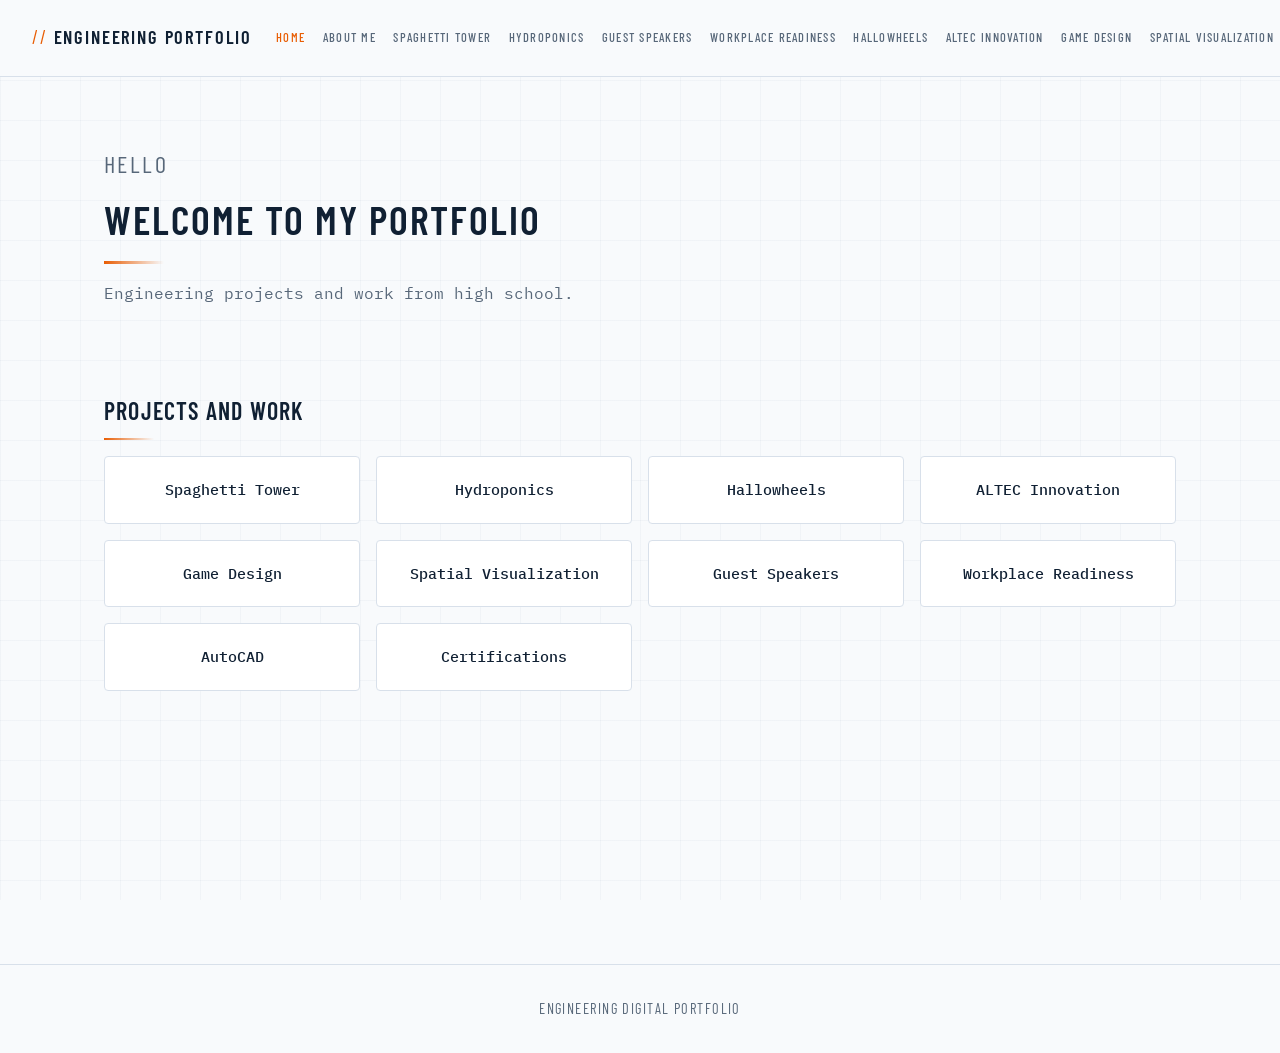
<file: index.html>
<!DOCTYPE html>
<html lang="en">
<head>
  <meta charset="UTF-8">
  <meta name="viewport" content="width=device-width, initial-scale=1.0">
  <title>Engineering Digital Portfolio</title>
  <link rel="stylesheet" href="styles.css">
</head>
<body>

  <!-- nav bar, this has too many damn links -->
  <header class="site-header">
    <div class="header-inner">
      <h1 class="logo"><a href="index.html">Engineering Portfolio</a></h1>
      <button class="nav-toggle" aria-label="Toggle navigation">&#9776;</button>
      <nav class="main-nav">
        <ul>
          <li><a href="index.html" class="active">Home</a></li>
          <li><a href="about.html">About Me</a></li>
          <li><a href="spaghetti-tower.html">Spaghetti Tower</a></li>
          <li><a href="hydroponics.html">Hydroponics</a></li>
          <li><a href="guest-speakers.html">Guest Speakers</a></li>
          <li><a href="workplace-readiness.html">Workplace Readiness</a></li>
          <li><a href="hallowheels.html">Hallowheels</a></li>
          <li><a href="altec-innovation.html">ALTEC Innovation</a></li>
          <li><a href="game-design.html">Game Design</a></li>
          <li><a href="spatial-visualization.html">Spatial Visualization</a></li>
          <li><a href="autocad.html">AutoCAD</a></li>
          <li><a href="certifications.html">Certifications</a></li>
        </ul>
      </nav>
    </div>
  </header>

  <main>
    <div class="wrap">
      <section class="hero">
        <p class="hero-sub">Hello</p>
        <h1>Welcome to my portfolio</h1>
        <p>Engineering projects and work from high school.</p>
      </section>
      <h2>Projects and Work</h2>
      <!-- project buttons, just links in a grid nothing crazy -->
      <div class="project-grid">
        <a href="spaghetti-tower.html" class="project-link">Spaghetti Tower</a>
        <a href="hydroponics.html" class="project-link">Hydroponics</a>
        <a href="hallowheels.html" class="project-link">Hallowheels</a>
        <a href="altec-innovation.html" class="project-link">ALTEC Innovation</a>
        <a href="game-design.html" class="project-link">Game Design</a>
        <a href="spatial-visualization.html" class="project-link">Spatial Visualization</a>
        <a href="guest-speakers.html" class="project-link">Guest Speakers</a>
        <a href="workplace-readiness.html" class="project-link">Workplace Readiness</a>
        <a href="autocad.html" class="project-link">AutoCAD</a>
        <a href="certifications.html" class="project-link">Certifications</a>
      </div>
    </div>
  </main>

  <footer class="site-footer">
    <p>Engineering Digital Portfolio</p>
  </footer>

  <!-- mobile menu toggle -->
  <script>
    document.querySelector('.nav-toggle').addEventListener('click', function() {
      document.querySelector('.main-nav ul').classList.toggle('open');
    });
  </script>
  <!-- the fun stuff is in here -->
  <script src="edp.js"></script>
</body>
</html>
</file>
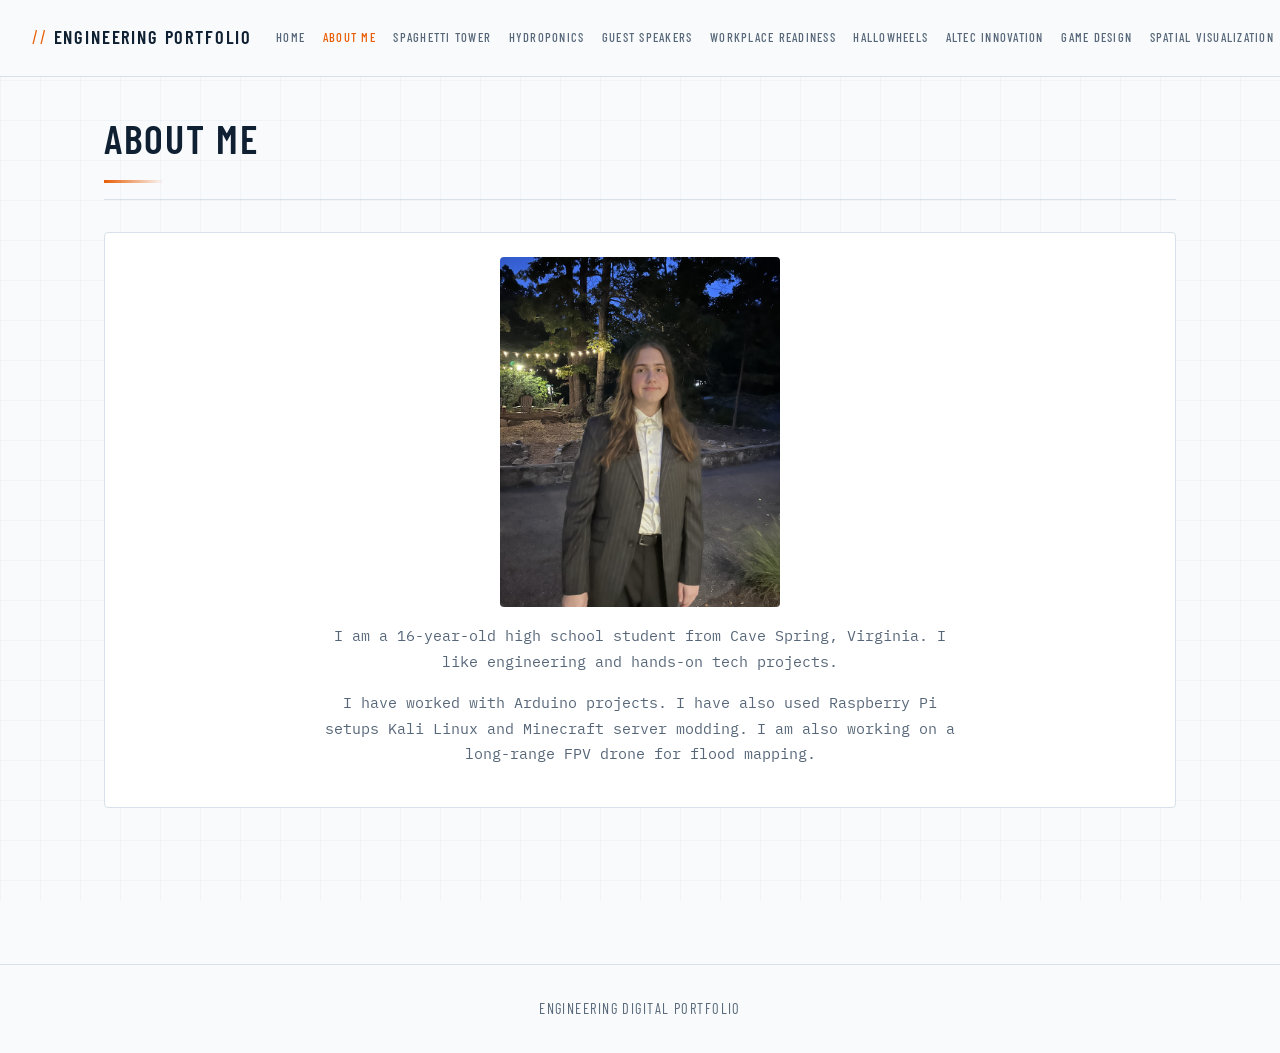
<file: about.html>
<!DOCTYPE html>
<html lang="en">
<head>
  <meta charset="UTF-8">
  <meta name="viewport" content="width=device-width, initial-scale=1.0">
  <title>About Me | Engineering Digital Portfolio</title>
  <link rel="stylesheet" href="styles.css">
</head>
<body>

  <header class="site-header">
    <div class="header-inner">
      <h1 class="logo"><a href="index.html">Engineering Portfolio</a></h1>
      <button class="nav-toggle" aria-label="Toggle navigation">&#9776;</button>
      <nav class="main-nav">
        <ul>
          <li><a href="index.html">Home</a></li>
          <li><a href="about.html" class="active">About Me</a></li>
          <li><a href="spaghetti-tower.html">Spaghetti Tower</a></li>
          <li><a href="hydroponics.html">Hydroponics</a></li>
          <li><a href="guest-speakers.html">Guest Speakers</a></li>
          <li><a href="workplace-readiness.html">Workplace Readiness</a></li>
          <li><a href="hallowheels.html">Hallowheels</a></li>
          <li><a href="altec-innovation.html">ALTEC Innovation</a></li>
          <li><a href="game-design.html">Game Design</a></li>
          <li><a href="spatial-visualization.html">Spatial Visualization</a></li>
          <li><a href="autocad.html">AutoCAD</a></li>
          <li><a href="certifications.html">Certifications</a></li>
        </ul>
      </nav>
    </div>
  </header>

  <main>
    <div class="wrap">
      <div class="page-title">
        <h1>About Me</h1>
      </div>

      <section class="card about-card">
        <img id="about-photo" src="images/main.jpg" alt="About me">
        <p>I am a 16-year-old high school student from Cave Spring, Virginia. I like engineering and hands-on tech projects.</p>
        <p>I have worked with Arduino projects. I have also used Raspberry Pi setups Kali Linux and Minecraft server modding. I am also working on a long-range FPV drone for flood mapping.</p>
      </section>
    </div>
  </main>

  <footer class="site-footer">
    <p>Engineering Digital Portfolio</p>
  </footer>

  <script>
    document.querySelector('.nav-toggle').addEventListener('click', function() {
      document.querySelector('.main-nav ul').classList.toggle('open');
    });
    (function() {
      var photos = [
        'images/main.jpg',
        'images/About me special.jpeg',
        'images/possible1.jpg',
        'images/possible2.jpg',
        'images/possible 3.jpg'
      ];
      var photo = document.getElementById('about-photo');
      photo.addEventListener('dblclick', function() {
        photo.src = photos[Math.floor(Math.random() * photos.length)];
      });
    })();
  </script>
  <script src="edp.js"></script>
</body>
</html>
</file>
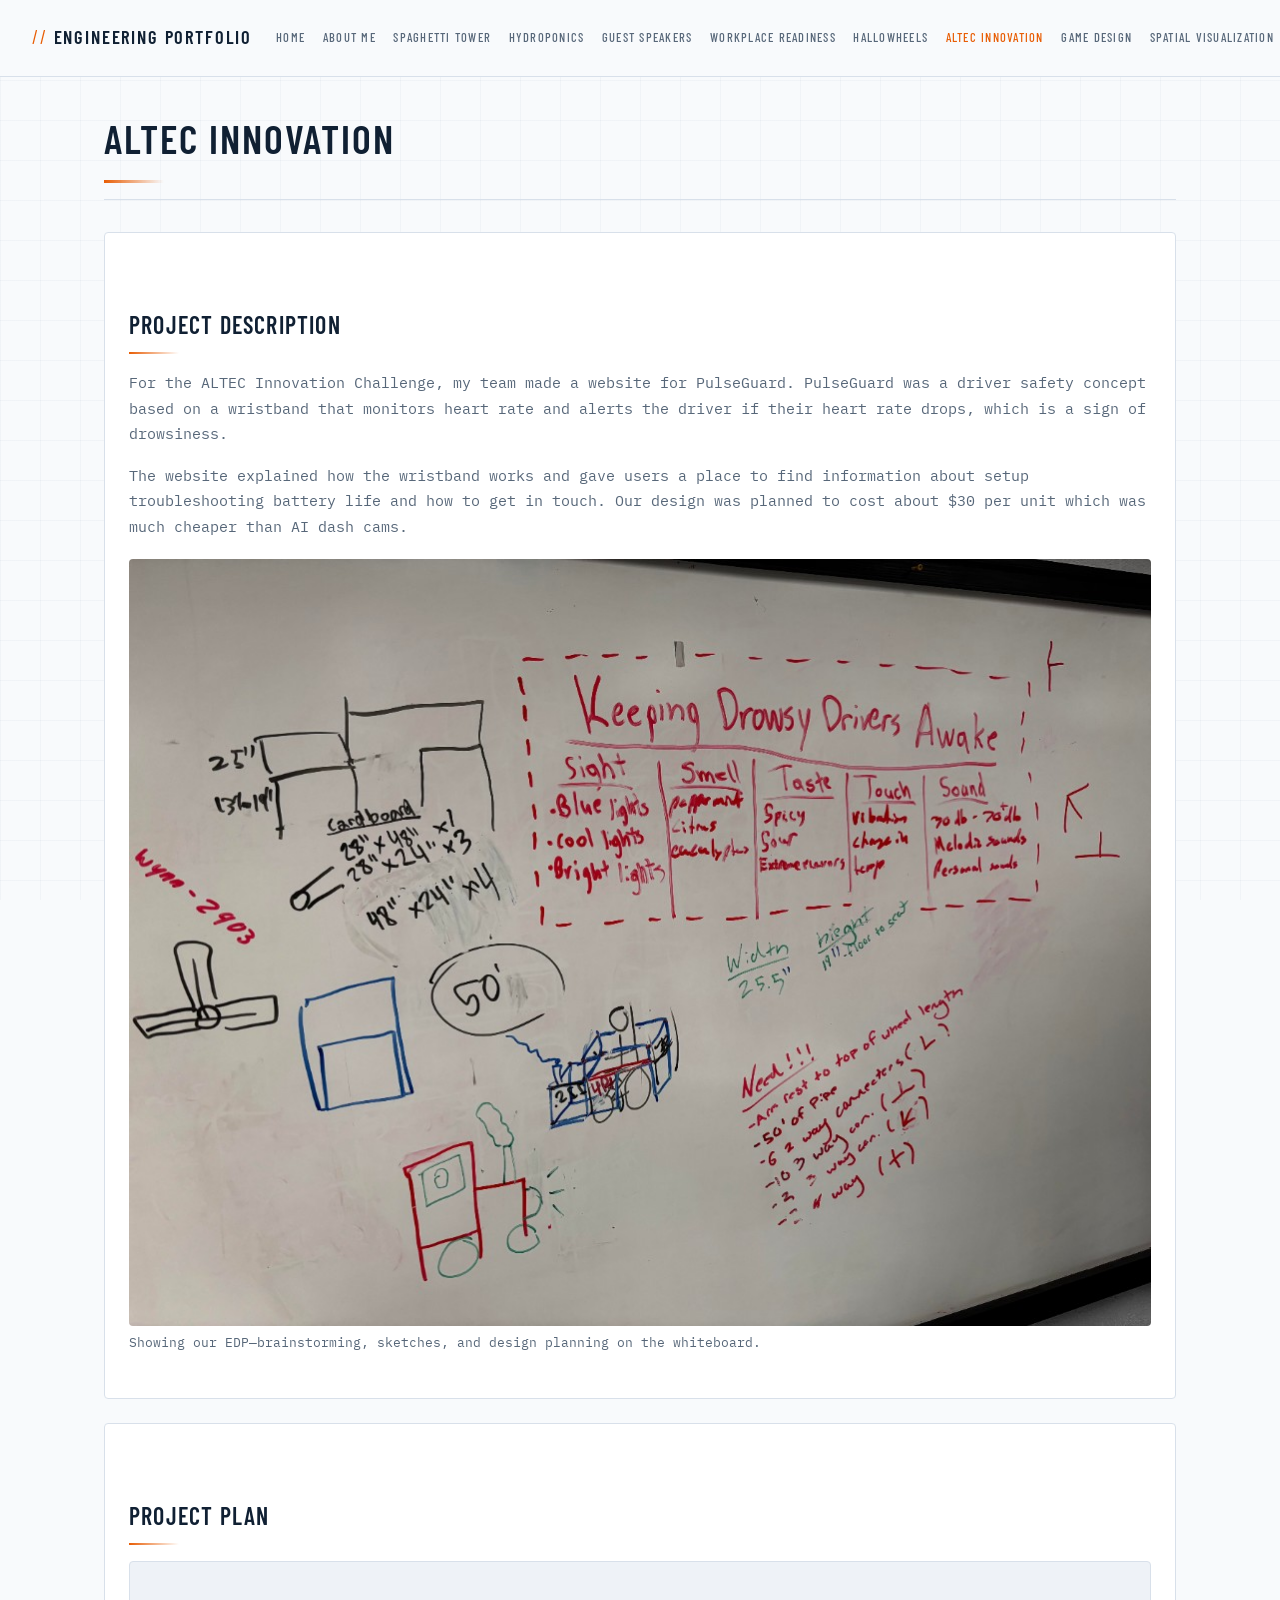
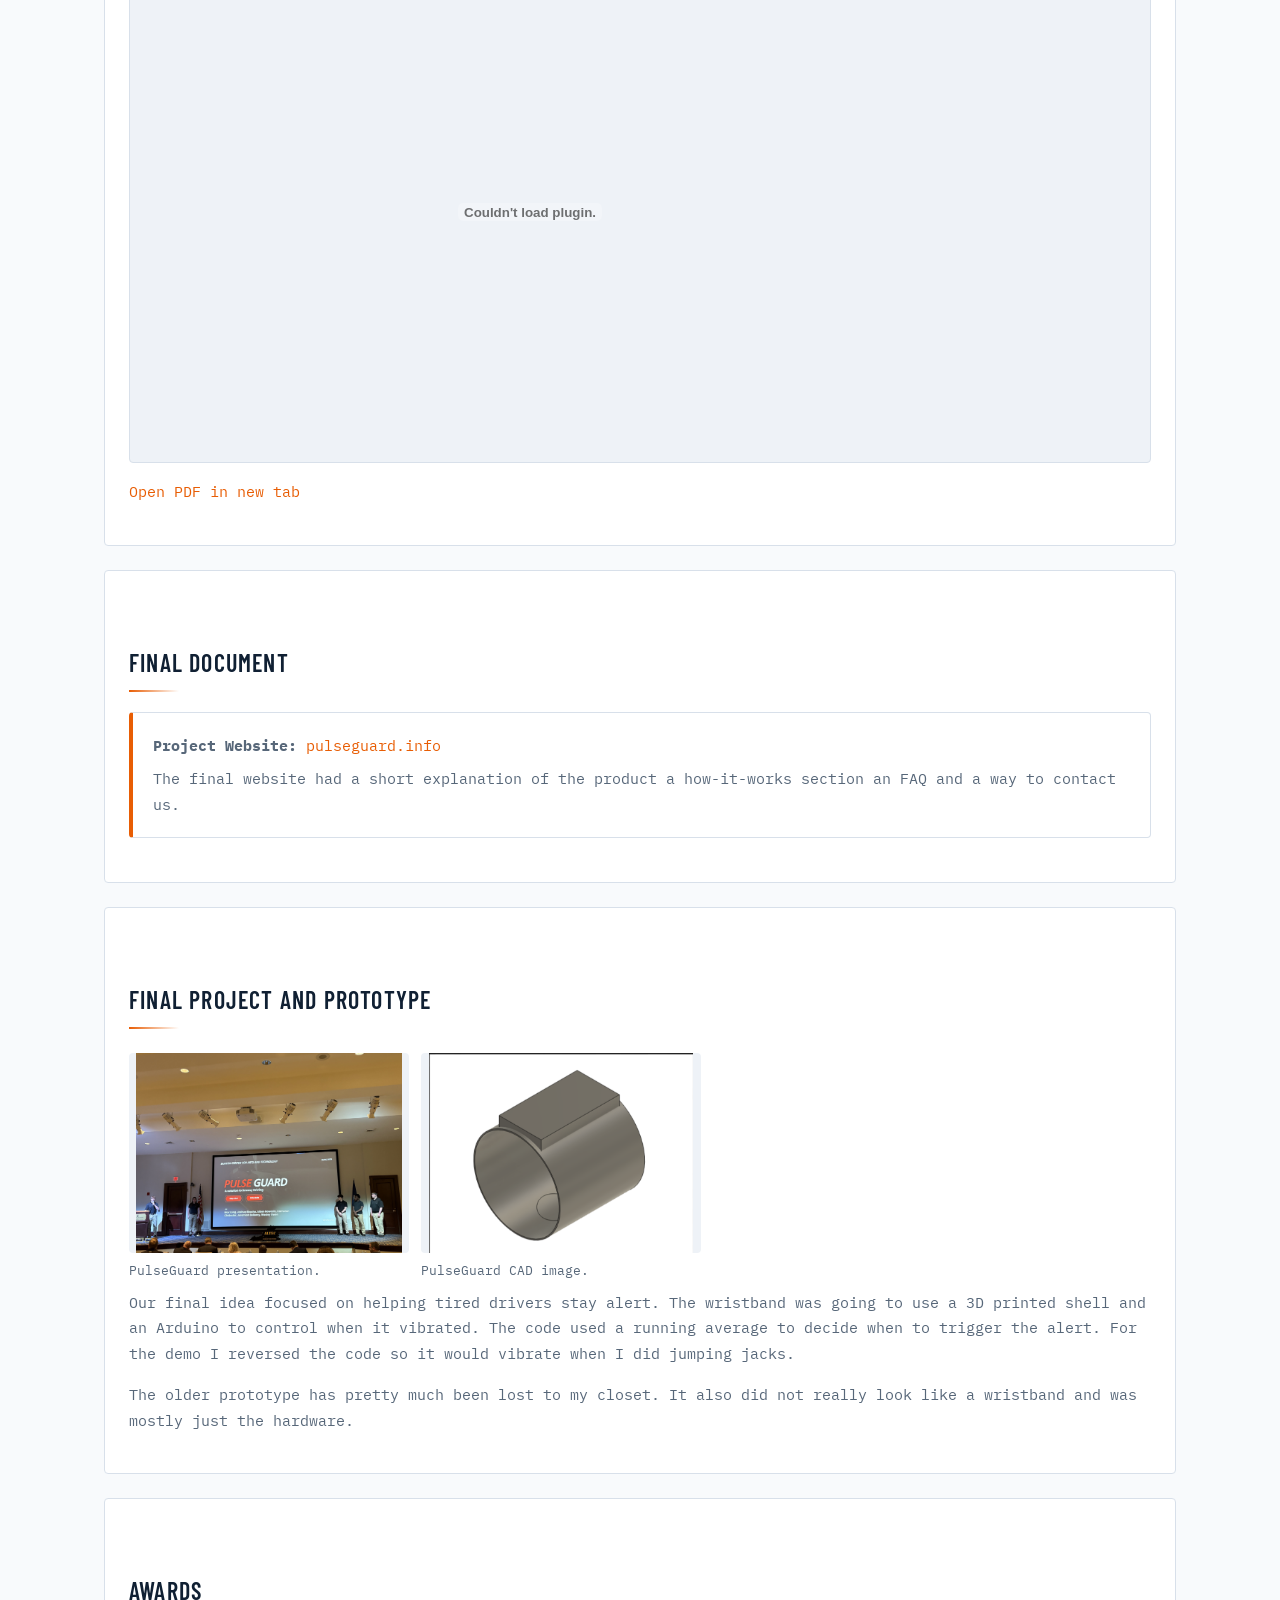
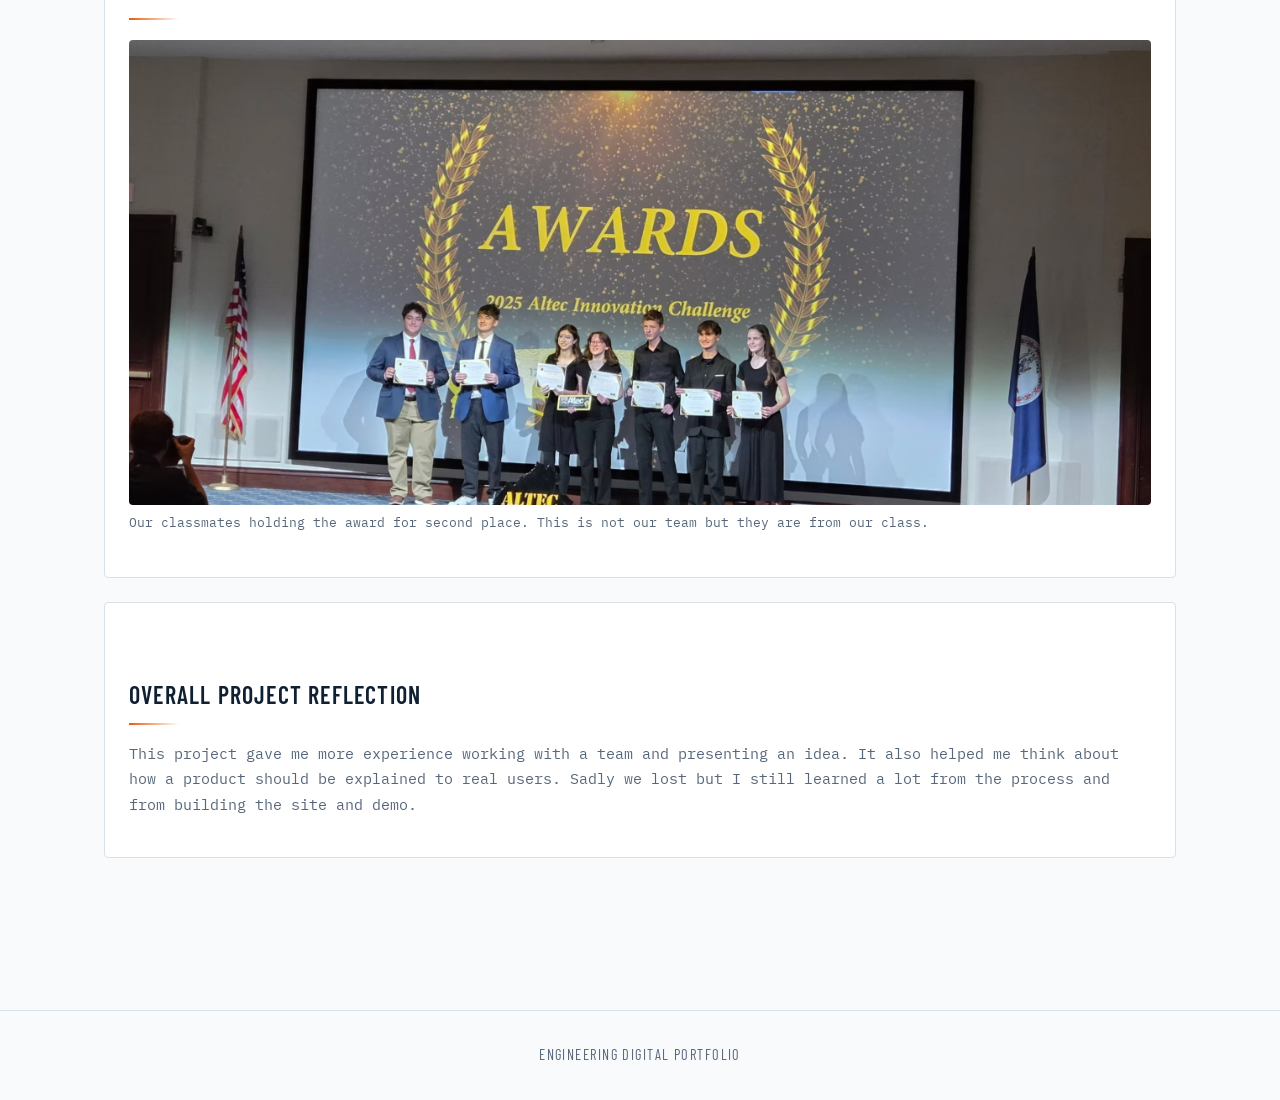
<file: altec-innovation.html>
<!DOCTYPE html>
<html lang="en">
<head>
  <meta charset="UTF-8">
  <meta name="viewport" content="width=device-width, initial-scale=1.0">
  <title>ALTEC Innovation | Engineering Digital Portfolio</title>
  <link rel="stylesheet" href="styles.css">
</head>
<body>

  <header class="site-header">
    <div class="header-inner">
      <h1 class="logo"><a href="index.html">Engineering Portfolio</a></h1>
      <button class="nav-toggle" aria-label="Toggle navigation">&#9776;</button>
      <nav class="main-nav">
        <ul>
          <li><a href="index.html">Home</a></li>
          <li><a href="about.html">About Me</a></li>
          <li><a href="spaghetti-tower.html">Spaghetti Tower</a></li>
          <li><a href="hydroponics.html">Hydroponics</a></li>
          <li><a href="guest-speakers.html">Guest Speakers</a></li>
          <li><a href="workplace-readiness.html">Workplace Readiness</a></li>
          <li><a href="hallowheels.html">Hallowheels</a></li>
          <li><a href="altec-innovation.html" class="active">ALTEC Innovation</a></li>
          <li><a href="game-design.html">Game Design</a></li>
          <li><a href="spatial-visualization.html">Spatial Visualization</a></li>
          <li><a href="autocad.html">AutoCAD</a></li>
          <li><a href="certifications.html">Certifications</a></li>
        </ul>
      </nav>
    </div>
  </header>

  <main>
    <div class="wrap">
      <div class="page-title">
        <h1>ALTEC Innovation</h1>
      </div>

      <section class="card">
        <h2>Project Description</h2>
        <p>For the ALTEC Innovation Challenge, my team made a website for PulseGuard. PulseGuard was a driver safety concept based on a wristband that monitors heart rate and alerts the driver if their heart rate drops, which is a sign of drowsiness.</p>
        <p>The website explained how the wristband works and gave users a place to find information about setup troubleshooting battery life and how to get in touch. Our design was planned to cost about $30 per unit which was much cheaper than AI dash cams.</p>
        <figure>
          <img src="images/game-design-edp-whiteboard.png" alt="Whiteboard showing our EDP for Keeping Drowsy Drivers Awake with brainstorming, sketches, and design planning">
          <figcaption>Showing our EDP—brainstorming, sketches, and design planning on the whiteboard.</figcaption>
        </figure>
      </section>

      <section class="card">
        <h2>Project Plan</h2>
        <div class="pdf-scroll">
          <embed src="images/2025 Project Plan Altec Roanoke Innovation Challenge Mystical 6 updated.pdf#toolbar=0" type="application/pdf" class="pdf-embed">
        </div>
        <p><a href="images/2025 Project Plan Altec Roanoke Innovation Challenge Mystical 6 updated.pdf" target="_blank" rel="noopener">Open PDF in new tab</a></p>
      </section>

      <section class="card">
        <h2>Final Document</h2>
        <div class="link-callout">
          <p><strong>Project Website:</strong> <a href="https://pulseguard.info/" target="_blank" rel="noopener">pulseguard.info</a></p>
          <p>The final website had a short explanation of the product a how-it-works section an FAQ and a way to contact us.</p>
        </div>
      </section>

      <section class="card">
        <h2>Final Project and Prototype</h2>
        <div class="img-scroll">
          <figure>
            <img src="images/pulse guard persenting.jpg" alt="PulseGuard presentation">
            <figcaption>PulseGuard presentation.</figcaption>
          </figure>
          <figure>
            <img src="images/altec-cad.png" alt="PulseGuard CAD image">
            <figcaption>PulseGuard CAD image.</figcaption>
          </figure>
        </div>
        <p>Our final idea focused on helping tired drivers stay alert. The wristband was going to use a 3D printed shell and an Arduino to control when it vibrated. The code used a running average to decide when to trigger the alert. For the demo I reversed the code so it would vibrate when I did jumping jacks.</p>
        <p>The older prototype has pretty much been lost to my closet. It also did not really look like a wristband and was mostly just the hardware.</p>
      </section>

      <section class="card">
        <h2>Awards</h2>
        <figure>
          <img src="images/aLTEHCK stage.png" alt="Classmates holding the second place award at ALTEC">
          <figcaption>Our classmates holding the award for second place. This is not our team but they are from our class.</figcaption>
        </figure>
      </section>

      <section class="card">
        <h2>Overall Project Reflection</h2>
        <p>This project gave me more experience working with a team and presenting an idea. It also helped me think about how a product should be explained to real users. Sadly we lost but I still learned a lot from the process and from building the site and demo.</p>
      </section>
    </div>
  </main>

  <footer class="site-footer">
    <p>Engineering Digital Portfolio</p>
  </footer>

  <script>
    document.querySelector('.nav-toggle').addEventListener('click', function() {
      document.querySelector('.main-nav ul').classList.toggle('open');
    });
  </script>
  <script src="edp.js"></script>
</body>
</html>
</file>
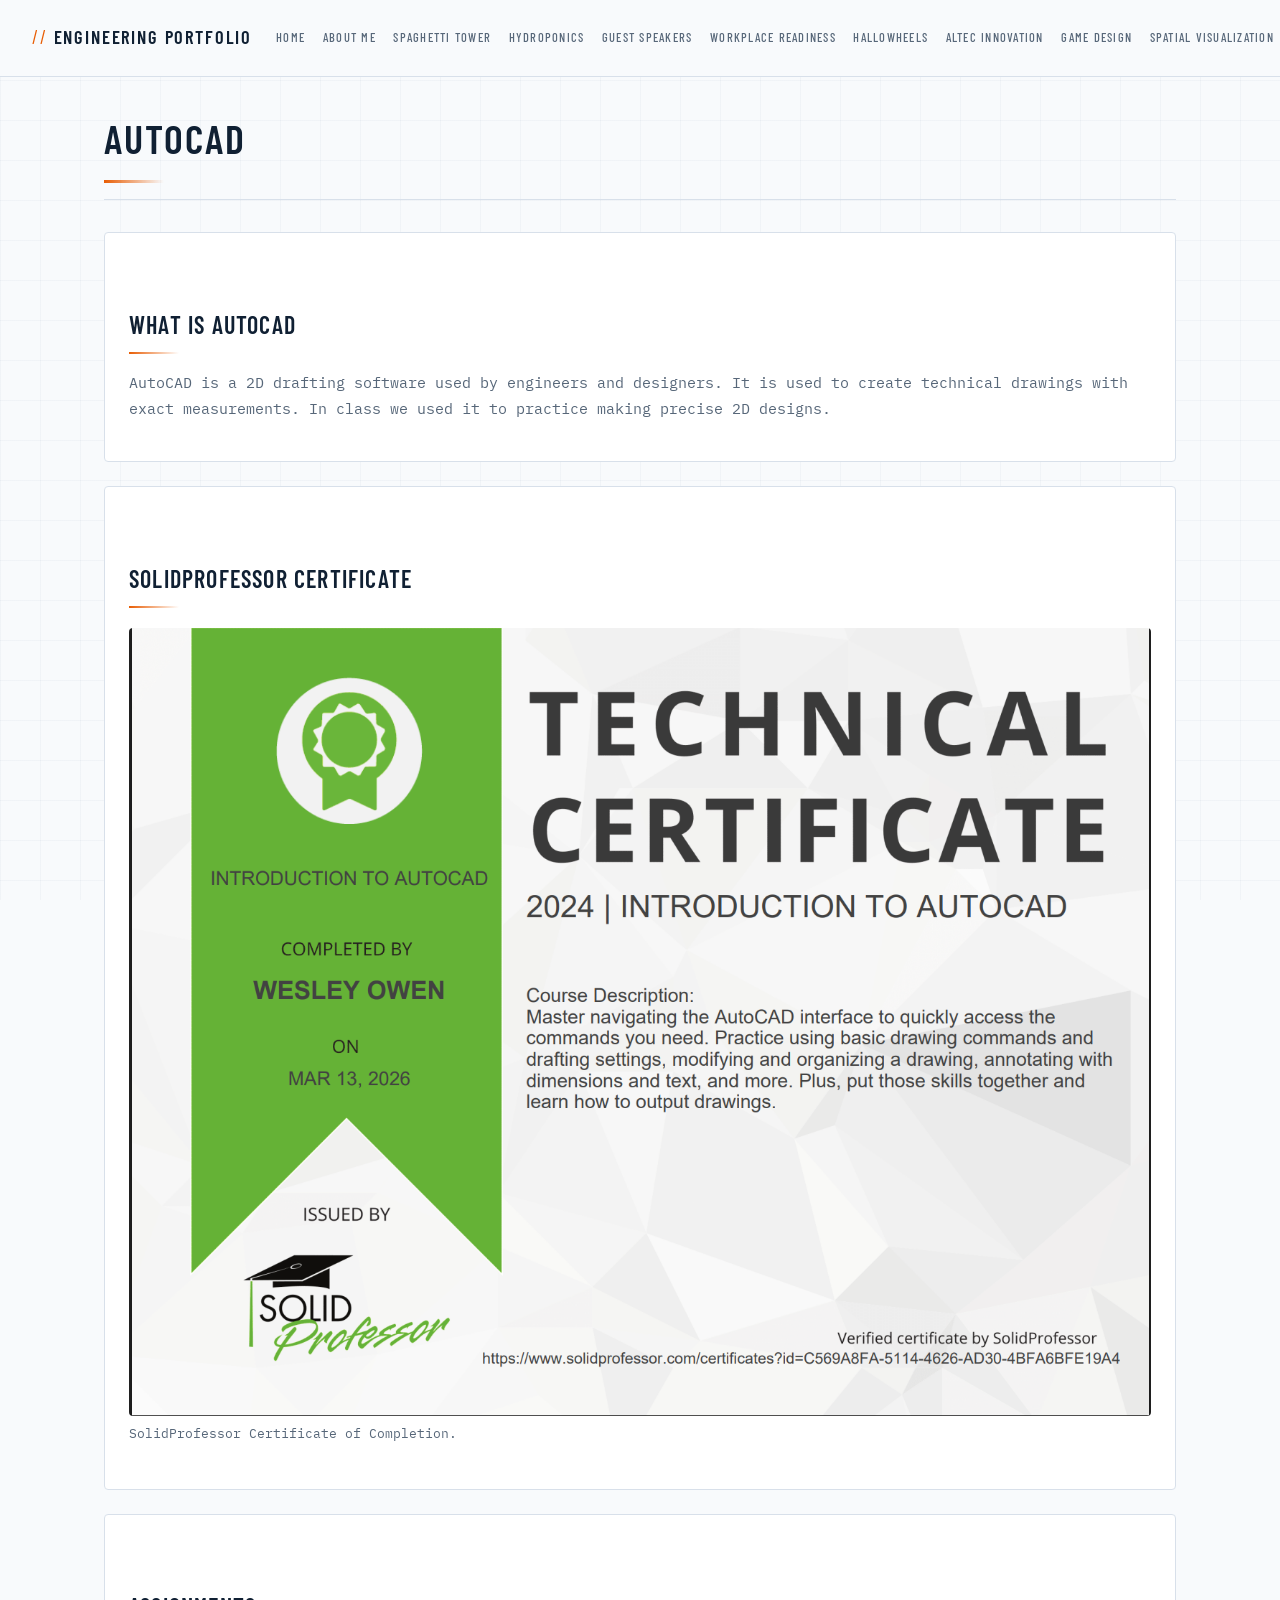
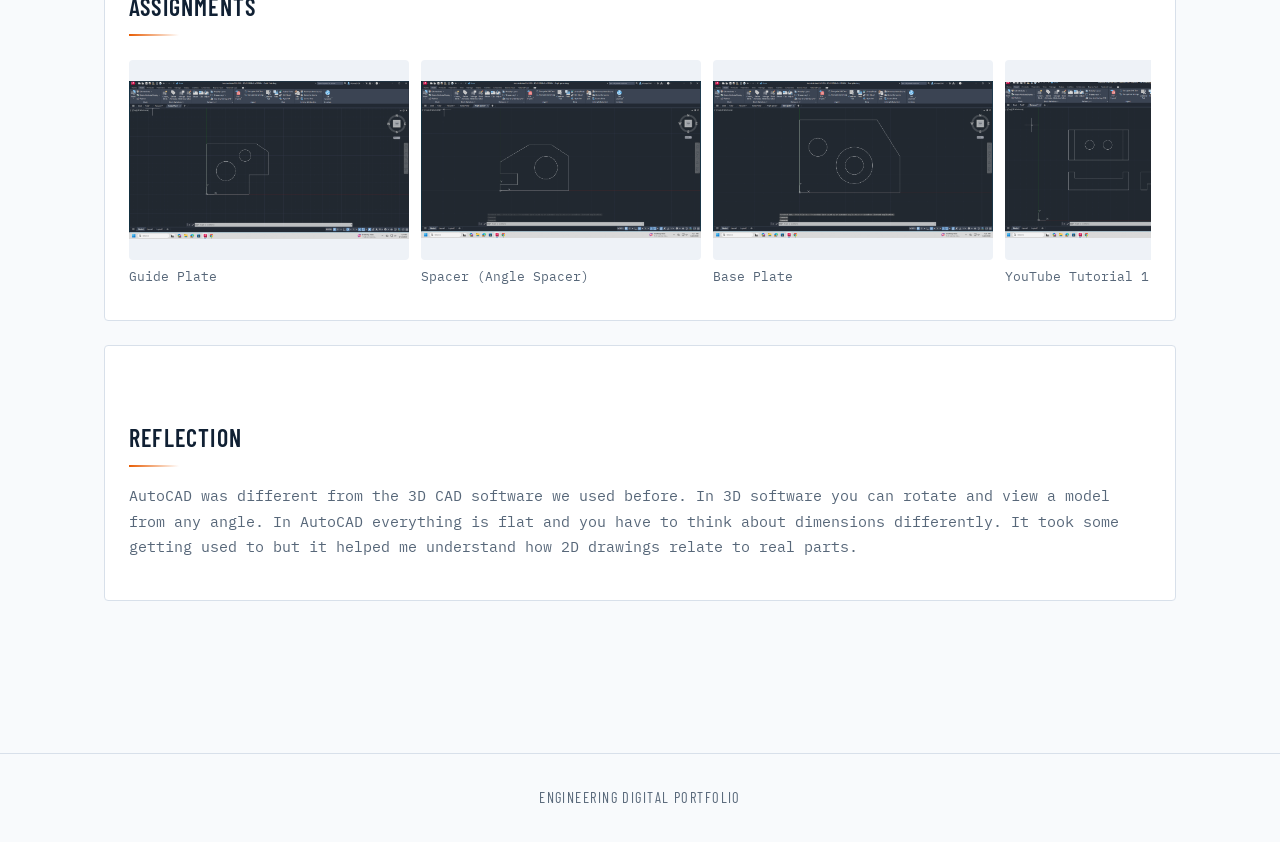
<file: autocad.html>
<!DOCTYPE html>
<html lang="en">
<head>
  <meta charset="UTF-8">
  <meta name="viewport" content="width=device-width, initial-scale=1.0">
  <title>AutoCAD | Engineering Digital Portfolio</title>
  <link rel="stylesheet" href="styles.css">
</head>
<body>

  <header class="site-header">
    <div class="header-inner">
      <h1 class="logo"><a href="index.html">Engineering Portfolio</a></h1>
      <button class="nav-toggle" aria-label="Toggle navigation">&#9776;</button>
      <nav class="main-nav">
        <ul>
          <li><a href="index.html">Home</a></li>
          <li><a href="about.html">About Me</a></li>
          <li><a href="spaghetti-tower.html">Spaghetti Tower</a></li>
          <li><a href="hydroponics.html">Hydroponics</a></li>
          <li><a href="guest-speakers.html">Guest Speakers</a></li>
          <li><a href="workplace-readiness.html">Workplace Readiness</a></li>
          <li><a href="hallowheels.html">Hallowheels</a></li>
          <li><a href="altec-innovation.html">ALTEC Innovation</a></li>
          <li><a href="game-design.html">Game Design</a></li>
          <li><a href="spatial-visualization.html">Spatial Visualization</a></li>
          <li><a href="autocad.html" class="active">AutoCAD</a></li>
          <li><a href="certifications.html">Certifications</a></li>
        </ul>
      </nav>
    </div>
  </header>

  <main>
    <div class="wrap">
      <div class="page-title">
        <h1>AutoCAD</h1>
      </div>

      <section class="card">
        <h2>What is AutoCAD</h2>
        <p>AutoCAD is a 2D drafting software used by engineers and designers. It is used to create technical drawings with exact measurements. In class we used it to practice making precise 2D designs.</p>
      </section>

      <section class="card">
        <h2>SolidProfessor Certificate</h2>
        <figure>
          <img src="images/Solid pro.PNG" alt="SolidProfessor Certificate of Completion">
          <figcaption>SolidProfessor Certificate of Completion.</figcaption>
        </figure>
      </section>

      <section class="card">
        <h2>Assignments</h2>
        <div class="img-scroll">
          <figure>
            <img src="images/Guide.png" alt="Guide Plate assignment">
            <figcaption>Guide Plate</figcaption>
          </figure>
          <figure>
            <img src="images/Angle spacer.png" alt="Spacer assignment">
            <figcaption>Spacer (Angle Spacer)</figcaption>
          </figure>
          <figure>
            <img src="images/base plate.png" alt="Base Plate assignment">
            <figcaption>Base Plate</figcaption>
          </figure>
          <figure>
            <img src="images/Tut 1.png" alt="YouTube Tutorial 1">
            <figcaption>YouTube Tutorial 1</figcaption>
          </figure>
          <figure>
            <img src="images/Tut 2.png" alt="YouTube Tutorial 2">
            <figcaption>YouTube Tutorial 2</figcaption>
          </figure>
        </div>
      </section>

      <section class="card">
        <h2>Reflection</h2>
        <p>AutoCAD was different from the 3D CAD software we used before. In 3D software you can rotate and view a model from any angle. In AutoCAD everything is flat and you have to think about dimensions differently. It took some getting used to but it helped me understand how 2D drawings relate to real parts.</p>
      </section>
    </div>
  </main>

  <footer class="site-footer">
    <p>Engineering Digital Portfolio</p>
  </footer>

  <script>
    document.querySelector('.nav-toggle').addEventListener('click', function() {
      document.querySelector('.main-nav ul').classList.toggle('open');
    });
  </script>
  <script src="edp.js"></script>
</body>
</html>
</file>
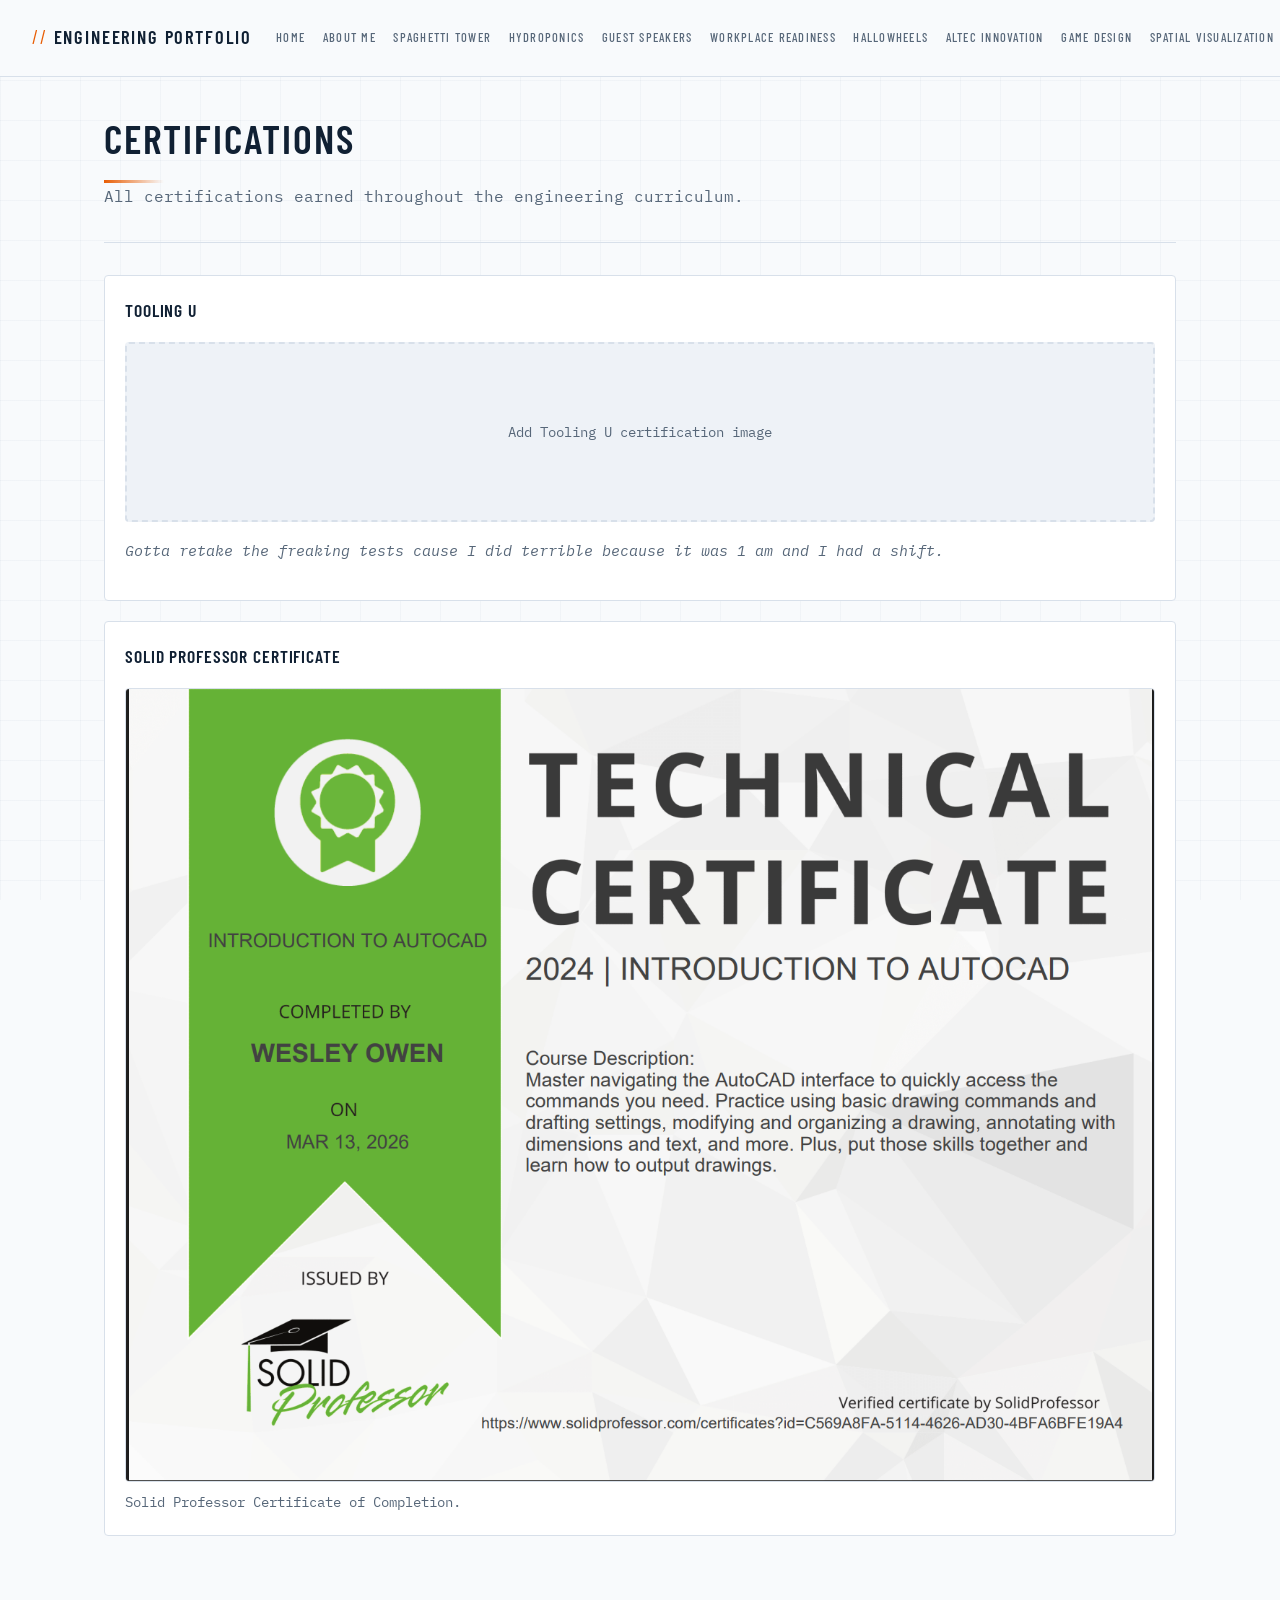
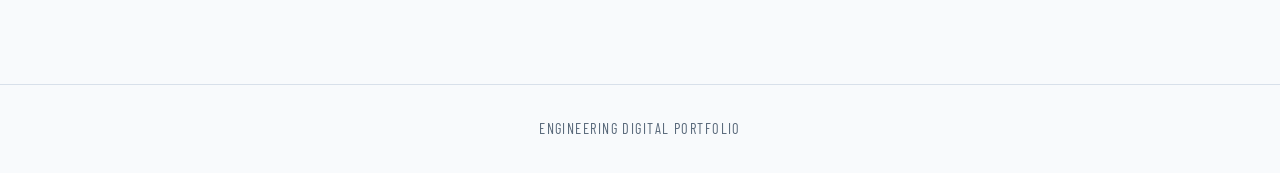
<file: certifications.html>
<!DOCTYPE html>
<html lang="en">
<head>
  <meta charset="UTF-8">
  <meta name="viewport" content="width=device-width, initial-scale=1.0">
  <title>Certifications | Engineering Digital Portfolio</title>
  <link rel="stylesheet" href="styles.css">
</head>
<body>

  <header class="site-header">
    <div class="header-inner">
      <h1 class="logo"><a href="index.html">Engineering Portfolio</a></h1>
      <button class="nav-toggle" aria-label="Toggle navigation">&#9776;</button>
      <nav class="main-nav">
        <ul>
          <li><a href="index.html">Home</a></li>
          <li><a href="about.html">About Me</a></li>
          <li><a href="spaghetti-tower.html">Spaghetti Tower</a></li>
          <li><a href="hydroponics.html">Hydroponics</a></li>
          <li><a href="guest-speakers.html">Guest Speakers</a></li>
          <li><a href="workplace-readiness.html">Workplace Readiness</a></li>
          <li><a href="hallowheels.html">Hallowheels</a></li>
          <li><a href="altec-innovation.html">ALTEC Innovation</a></li>
          <li><a href="game-design.html">Game Design</a></li>
          <li><a href="spatial-visualization.html">Spatial Visualization</a></li>
          <li><a href="autocad.html">AutoCAD</a></li>
          <li><a href="certifications.html" class="active">Certifications</a></li>
        </ul>
      </nav>
    </div>
  </header>

  <main>
    <div class="wrap">
      <div class="page-title">
        <h1>Certifications</h1>
        <p>All certifications earned throughout the engineering curriculum.</p>
      </div>

      <article class="cert-item">
        <h3>Tooling U</h3>
        <div class="img-placeholder">Add Tooling U certification image</div>
        <p><em>Gotta retake the freaking tests cause I did terrible because it was 1 am and I had a shift.</em></p>
      </article>

      <article class="cert-item">
        <h3>Solid Professor Certificate</h3>
        <figure>
          <img src="images/Solid pro.PNG" alt="Solid Professor Certificate">
          <figcaption>Solid Professor Certificate of Completion.</figcaption>
        </figure>
      </article>

    </div>
  </main>

  <footer class="site-footer">
    <p>Engineering Digital Portfolio</p>
  </footer>

  <script>
    document.querySelector('.nav-toggle').addEventListener('click', function() {
      document.querySelector('.main-nav ul').classList.toggle('open');
    });
  </script>
  <script src="edp.js"></script>
</body>
</html>
</file>
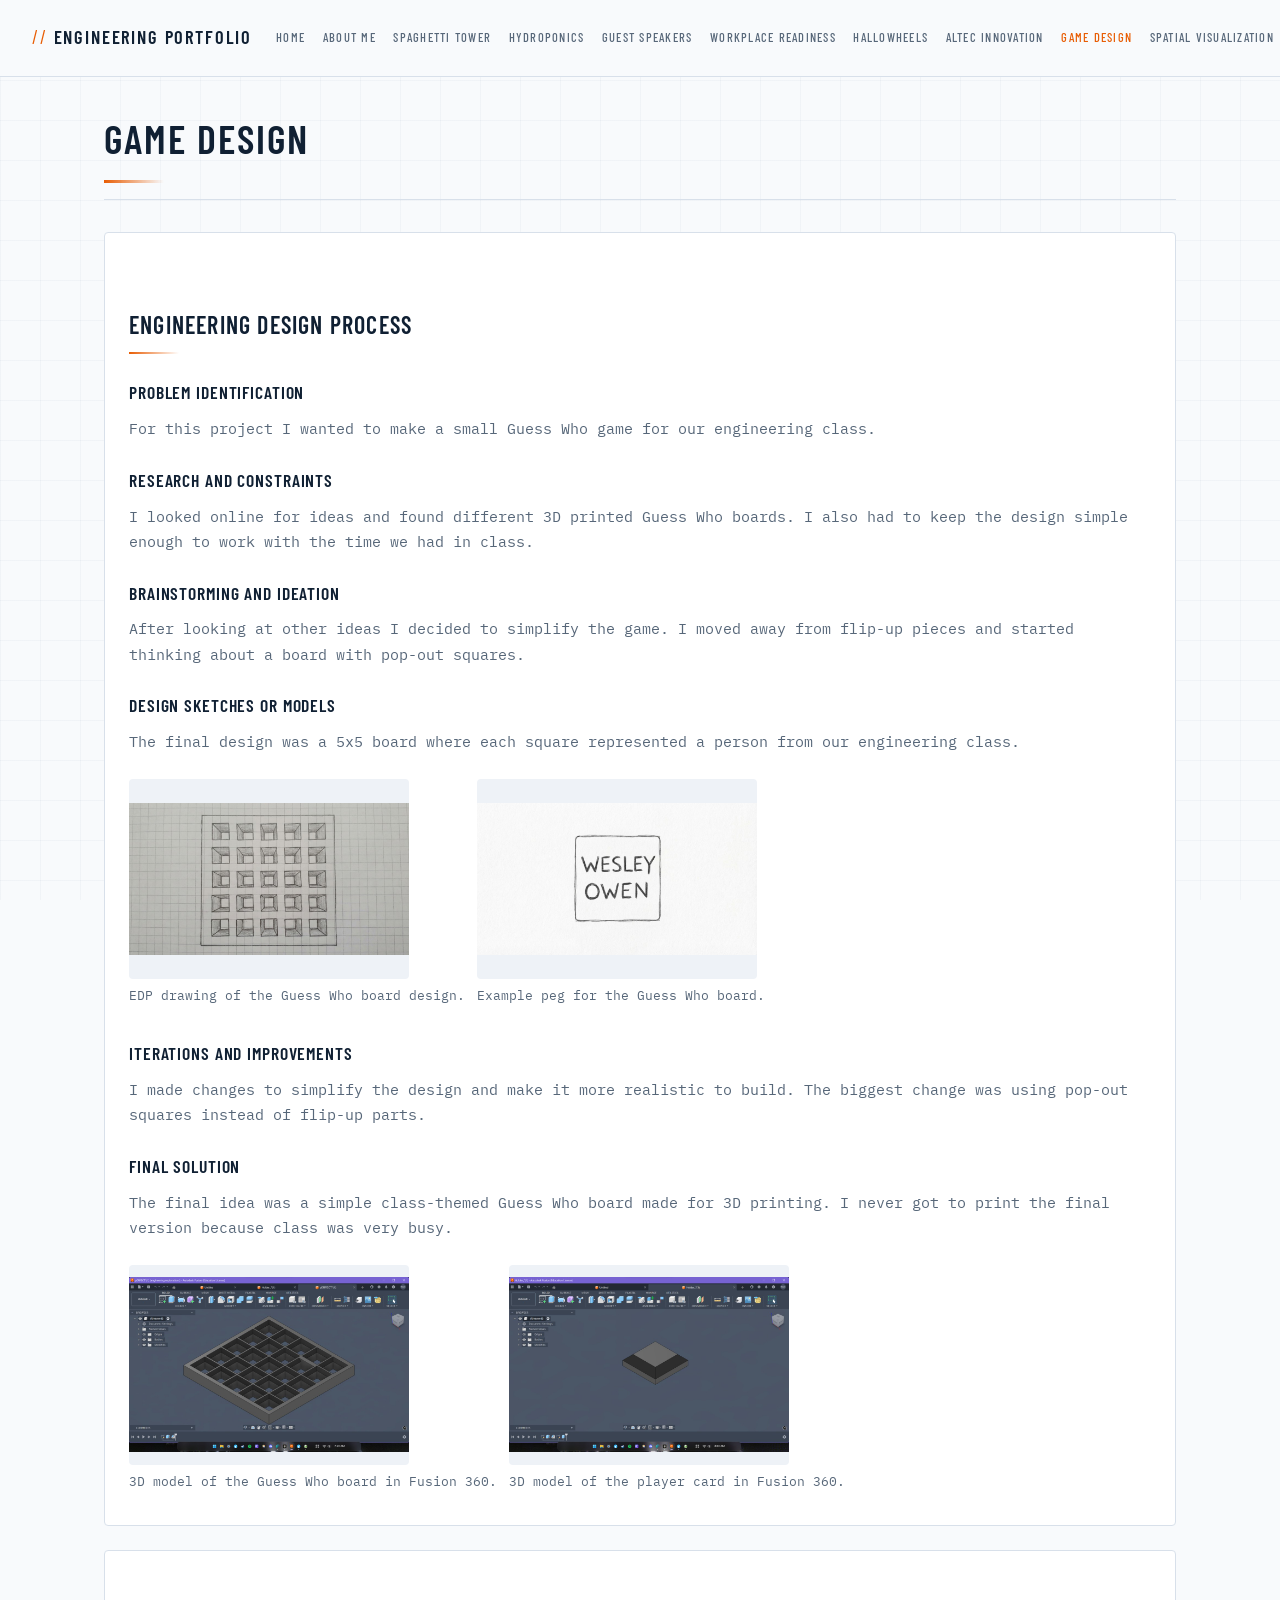
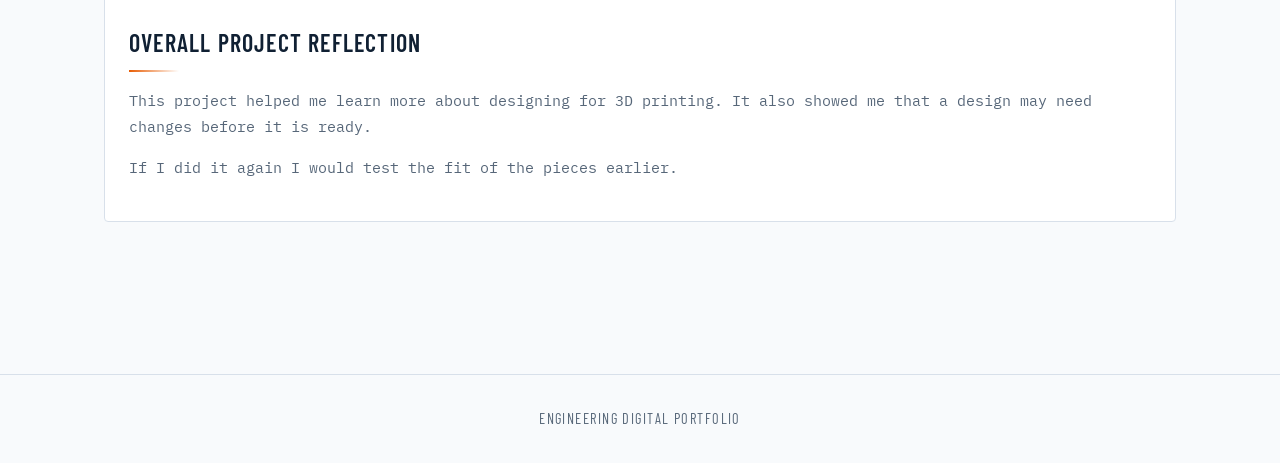
<file: game-design.html>
<!DOCTYPE html>
<html lang="en">
<head>
  <meta charset="UTF-8">
  <meta name="viewport" content="width=device-width, initial-scale=1.0">
  <title>Game Design | Engineering Digital Portfolio</title>
  <link rel="stylesheet" href="styles.css">
</head>
<body>

  <header class="site-header">
    <div class="header-inner">
      <h1 class="logo"><a href="index.html">Engineering Portfolio</a></h1>
      <button class="nav-toggle" aria-label="Toggle navigation">&#9776;</button>
      <nav class="main-nav">
        <ul>
          <li><a href="index.html">Home</a></li>
          <li><a href="about.html">About Me</a></li>
          <li><a href="spaghetti-tower.html">Spaghetti Tower</a></li>
          <li><a href="hydroponics.html">Hydroponics</a></li>
          <li><a href="guest-speakers.html">Guest Speakers</a></li>
          <li><a href="workplace-readiness.html">Workplace Readiness</a></li>
          <li><a href="hallowheels.html">Hallowheels</a></li>
          <li><a href="altec-innovation.html">ALTEC Innovation</a></li>
          <li><a href="game-design.html" class="active">Game Design</a></li>
          <li><a href="spatial-visualization.html">Spatial Visualization</a></li>
          <li><a href="autocad.html">AutoCAD</a></li>
          <li><a href="certifications.html">Certifications</a></li>
        </ul>
      </nav>
    </div>
  </header>

  <main>
    <div class="wrap">
      <div class="page-title">
        <h1>Game Design</h1>
      </div>

      <section class="card">
        <h2>Engineering Design Process</h2>
        <h3>Problem Identification</h3>
        <p>For this project I wanted to make a small Guess Who game for our engineering class.</p>

        <h3>Research and Constraints</h3>
        <p>I looked online for ideas and found different 3D printed Guess Who boards. I also had to keep the design simple enough to work with the time we had in class.</p>

        <h3>Brainstorming and Ideation</h3>
        <p>After looking at other ideas I decided to simplify the game. I moved away from flip-up pieces and started thinking about a board with pop-out squares.</p>

        <h3>Design Sketches or Models</h3>
        <p>The final design was a 5x5 board where each square represented a person from our engineering class.</p>
        <div class="img-scroll">
          <figure>
            <img src="images/guess-who-edp-drawing.png" alt="EDP drawing of Guess Who board with 5x5 grid of 3D square cells">
            <figcaption>EDP drawing of the Guess Who board design.</figcaption>
          </figure>
          <figure>
            <img src="images/guess-who-peg-wesley-owen.png" alt="Example peg for Guess Who game with Wesley Owen name tag">
            <figcaption>Example peg for the Guess Who board.</figcaption>
          </figure>
        </div>

        <h3>Iterations and Improvements</h3>
        <p>I made changes to simplify the design and make it more realistic to build. The biggest change was using pop-out squares instead of flip-up parts.</p>

        <h3>Final Solution</h3>
        <p>The final idea was a simple class-themed Guess Who board made for 3D printing. I never got to print the final version because class was very busy.</p>
        <div class="img-scroll">
          <figure>
            <img src="images/guess-who-3d-model.png" alt="3D model of Guess Who board in Fusion 360">
            <figcaption>3D model of the Guess Who board in Fusion 360.</figcaption>
          </figure>
          <figure>
            <img src="images/guess-who-player-card-3d.png" alt="3D model of player card in Fusion 360">
            <figcaption>3D model of the player card in Fusion 360.</figcaption>
          </figure>
        </div>
      </section>

      <section class="card">
        <h2>Overall Project Reflection</h2>
        <p>This project helped me learn more about designing for 3D printing. It also showed me that a design may need changes before it is ready.</p>
        <p>If I did it again I would test the fit of the pieces earlier.</p>
      </section>
    </div>
  </main>

  <footer class="site-footer">
    <p>Engineering Digital Portfolio</p>
  </footer>

  <script>
    document.querySelector('.nav-toggle').addEventListener('click', function() {
      document.querySelector('.main-nav ul').classList.toggle('open');
    });
  </script>
  <script src="edp.js"></script>
</body>
</html>
</file>
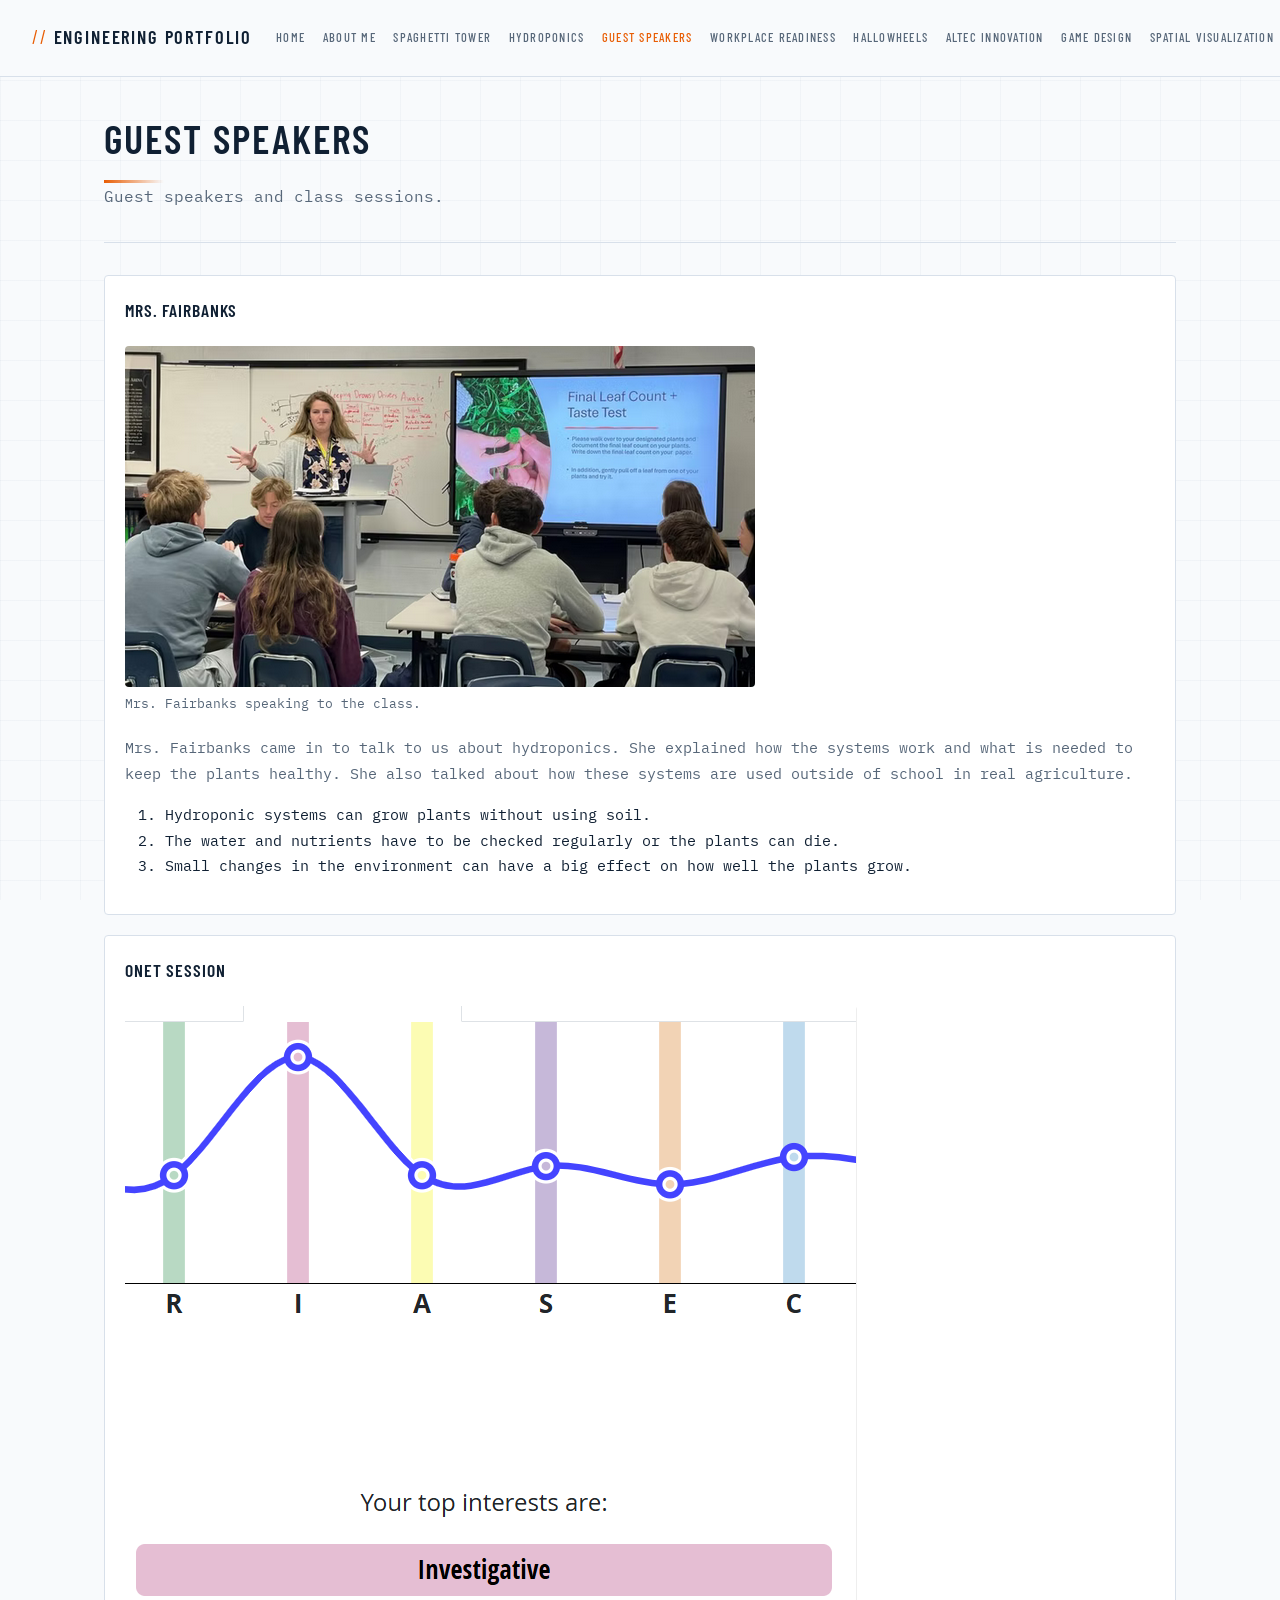
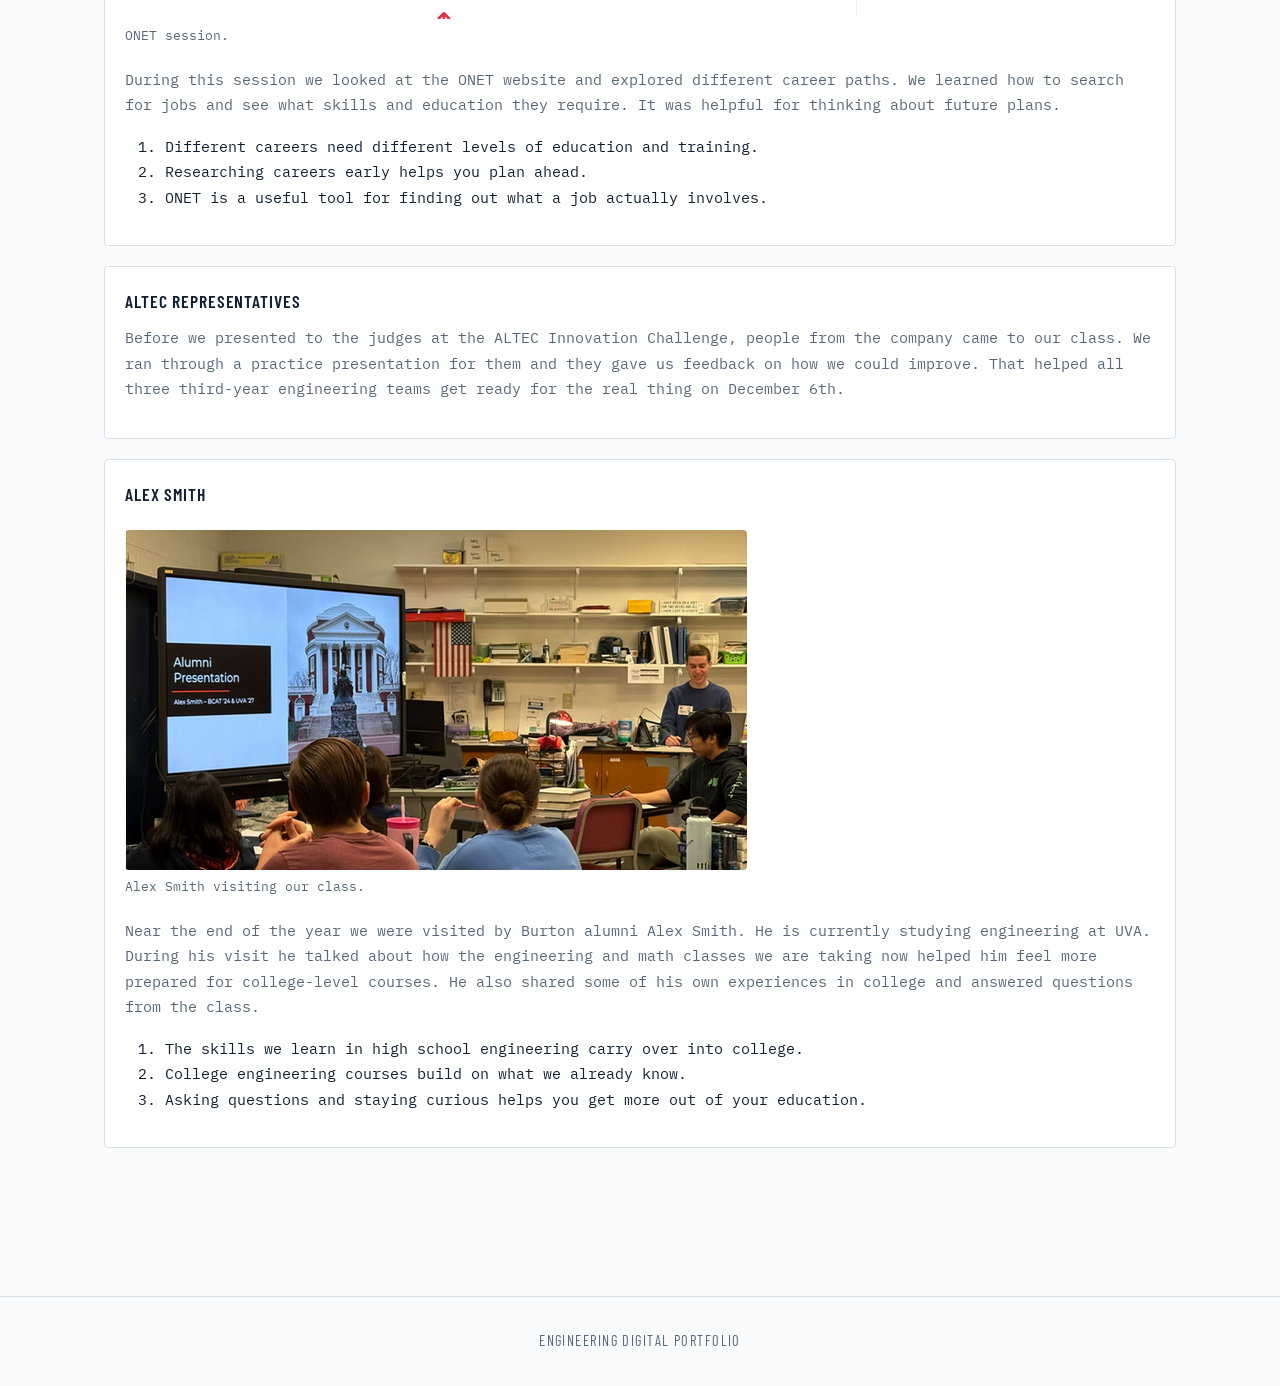
<file: guest-speakers.html>
<!DOCTYPE html>
<html lang="en">
<head>
  <meta charset="UTF-8">
  <meta name="viewport" content="width=device-width, initial-scale=1.0">
  <title>Guest Speakers | Engineering Digital Portfolio</title>
  <link rel="stylesheet" href="styles.css">
</head>
<body>

  <header class="site-header">
    <div class="header-inner">
      <h1 class="logo"><a href="index.html">Engineering Portfolio</a></h1>
      <button class="nav-toggle" aria-label="Toggle navigation">&#9776;</button>
      <nav class="main-nav">
        <ul>
          <li><a href="index.html">Home</a></li>
          <li><a href="about.html">About Me</a></li>
          <li><a href="spaghetti-tower.html">Spaghetti Tower</a></li>
          <li><a href="hydroponics.html">Hydroponics</a></li>
          <li><a href="guest-speakers.html" class="active">Guest Speakers</a></li>
          <li><a href="workplace-readiness.html">Workplace Readiness</a></li>
          <li><a href="hallowheels.html">Hallowheels</a></li>
          <li><a href="altec-innovation.html">ALTEC Innovation</a></li>
          <li><a href="game-design.html">Game Design</a></li>
          <li><a href="spatial-visualization.html">Spatial Visualization</a></li>
          <li><a href="autocad.html">AutoCAD</a></li>
          <li><a href="certifications.html">Certifications</a></li>
        </ul>
      </nav>
    </div>
  </header>

  <main>
    <div class="wrap">
      <div class="page-title">
        <h1>Guest Speakers</h1>
        <p>Guest speakers and class sessions.</p>
      </div>

      <article class="speaker-card">
        <h3>Mrs. Fairbanks</h3>
        <figure>
          <img src="images/fairbanks.PNG" alt="Mrs. Fairbanks">
          <figcaption>Mrs. Fairbanks speaking to the class.</figcaption>
        </figure>
        <p>Mrs. Fairbanks came in to talk to us about hydroponics. She explained how the systems work and what is needed to keep the plants healthy. She also talked about how these systems are used outside of school in real agriculture.</p>
        <ol>
          <li>Hydroponic systems can grow plants without using soil.</li>
          <li>The water and nutrients have to be checked regularly or the plants can die.</li>
          <li>Small changes in the environment can have a big effect on how well the plants grow.</li>
        </ol>
      </article>

      <article class="speaker-card">
        <h3>ONET Session</h3>
        <figure>
          <img src="images/Onet thing.PNG" alt="ONET session">
          <figcaption>ONET session.</figcaption>
        </figure>
        <p>During this session we looked at the ONET website and explored different career paths. We learned how to search for jobs and see what skills and education they require. It was helpful for thinking about future plans.</p>
        <ol>
          <li>Different careers need different levels of education and training.</li>
          <li>Researching careers early helps you plan ahead.</li>
          <li>ONET is a useful tool for finding out what a job actually involves.</li>
        </ol>
      </article>

      <article class="speaker-card">
        <h3>ALTEC Representatives</h3>
        <p>Before we presented to the judges at the ALTEC Innovation Challenge, people from the company came to our class. We ran through a practice presentation for them and they gave us feedback on how we could improve. That helped all three third-year engineering teams get ready for the real thing on December 6th.</p>
      </article>

      <article class="speaker-card">
        <h3>Alex Smith</h3>
        <figure>
          <img src="images/us looking menicingly at alex.png" alt="Alex Smith presenting to the class">
          <figcaption>Alex Smith visiting our class.</figcaption>
        </figure>
        <p>Near the end of the year we were visited by Burton alumni Alex Smith. He is currently studying engineering at UVA. During his visit he talked about how the engineering and math classes we are taking now helped him feel more prepared for college-level courses. He also shared some of his own experiences in college and answered questions from the class.</p>
        <ol>
          <li>The skills we learn in high school engineering carry over into college.</li>
          <li>College engineering courses build on what we already know.</li>
          <li>Asking questions and staying curious helps you get more out of your education.</li>
        </ol>
      </article>
    </div>
  </main>

  <footer class="site-footer">
    <p>Engineering Digital Portfolio</p>
  </footer>

  <script>
    document.querySelector('.nav-toggle').addEventListener('click', function() {
      document.querySelector('.main-nav ul').classList.toggle('open');
    });
  </script>
  <script src="edp.js"></script>
</body>
</html>
</file>
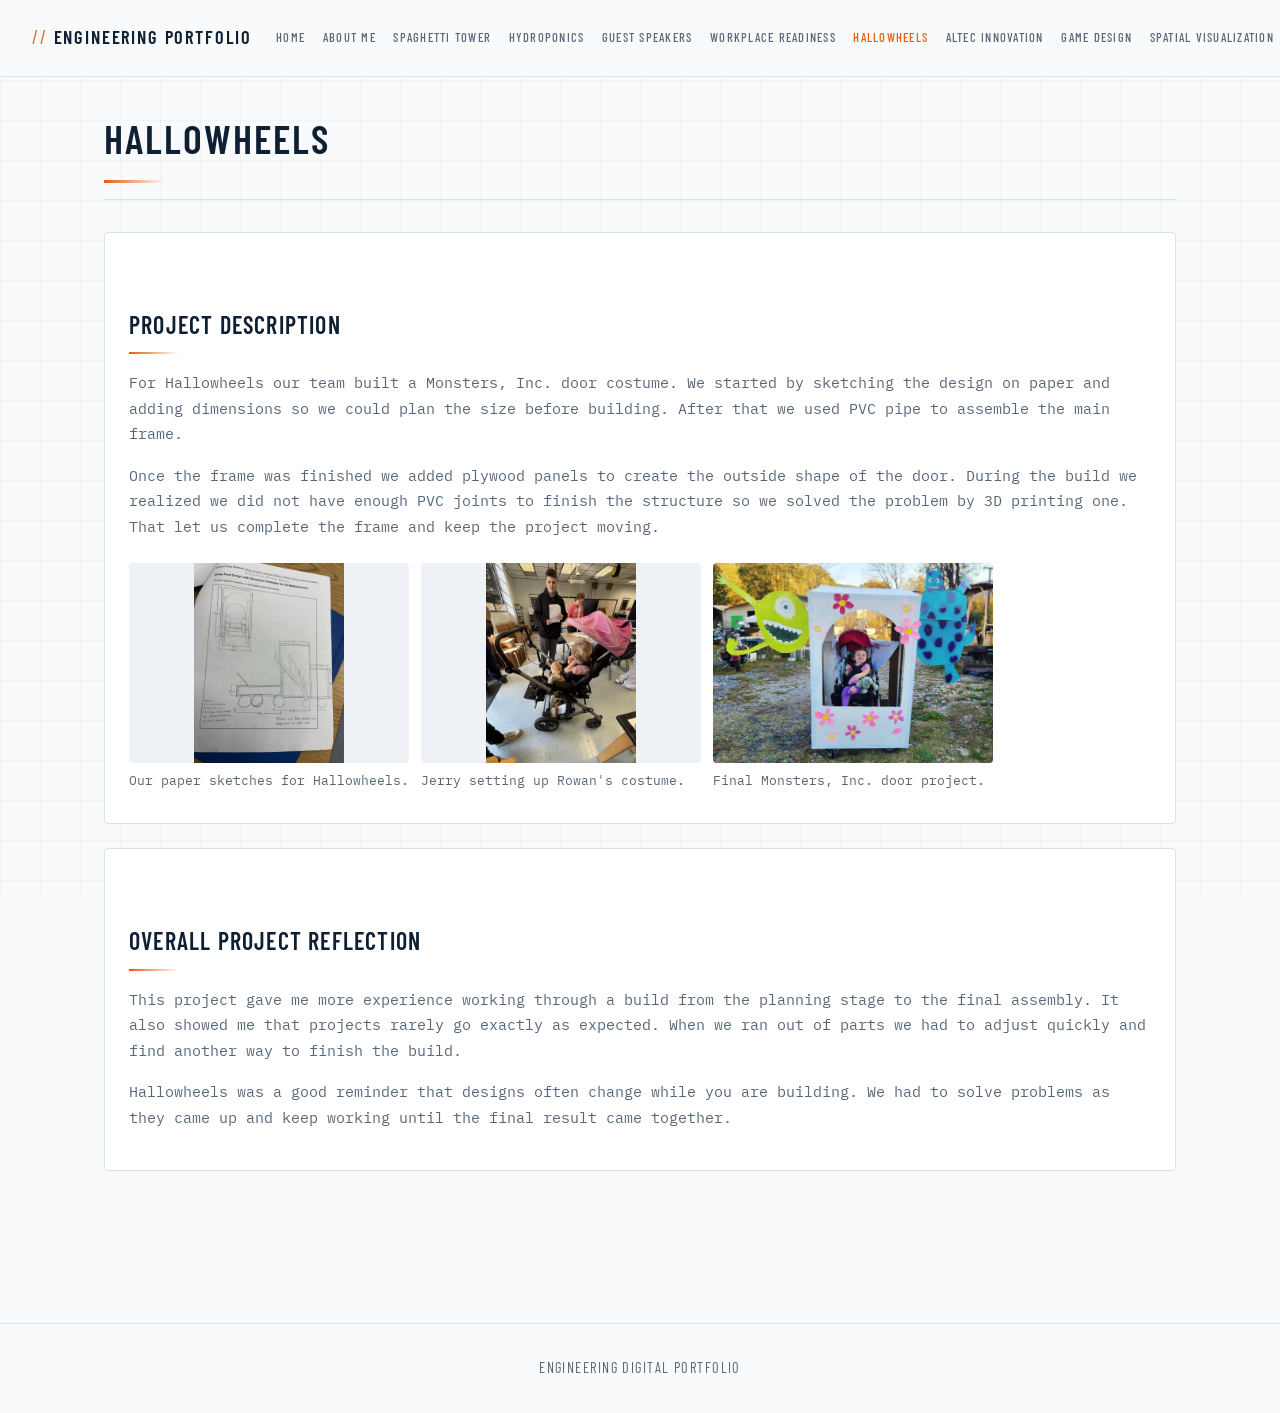
<file: hallowheels.html>
<!DOCTYPE html>
<html lang="en">
<head>
  <meta charset="UTF-8">
  <meta name="viewport" content="width=device-width, initial-scale=1.0">
  <title>Hallowheels | Engineering Digital Portfolio</title>
  <link rel="stylesheet" href="styles.css">
</head>
<body>

  <header class="site-header">
    <div class="header-inner">
      <h1 class="logo"><a href="index.html">Engineering Portfolio</a></h1>
      <button class="nav-toggle" aria-label="Toggle navigation">&#9776;</button>
      <nav class="main-nav">
        <ul>
          <li><a href="index.html">Home</a></li>
          <li><a href="about.html">About Me</a></li>
          <li><a href="spaghetti-tower.html">Spaghetti Tower</a></li>
          <li><a href="hydroponics.html">Hydroponics</a></li>
          <li><a href="guest-speakers.html">Guest Speakers</a></li>
          <li><a href="workplace-readiness.html">Workplace Readiness</a></li>
          <li><a href="hallowheels.html" class="active">Hallowheels</a></li>
          <li><a href="altec-innovation.html">ALTEC Innovation</a></li>
          <li><a href="game-design.html">Game Design</a></li>
          <li><a href="spatial-visualization.html">Spatial Visualization</a></li>
          <li><a href="autocad.html">AutoCAD</a></li>
          <li><a href="certifications.html">Certifications</a></li>
        </ul>
      </nav>
    </div>
  </header>

  <main>
    <div class="wrap">
      <div class="page-title">
        <h1>Hallowheels</h1>
      </div>

      <section class="card">
        <h2>Project Description</h2>
        <p>For Hallowheels our team built a Monsters, Inc. door costume. We started by sketching the design on paper and adding dimensions so we could plan the size before building. After that we used PVC pipe to assemble the main frame.</p>
        <p>Once the frame was finished we added plywood panels to create the outside shape of the door. During the build we realized we did not have enough PVC joints to finish the structure so we solved the problem by 3D printing one. That let us complete the frame and keep the project moving.</p>
        <div class="img-scroll">
          <figure>
            <img src="images/edp for hollow.jpg" alt="Our paper sketches for Hallowheels">
            <figcaption>Our paper sketches for Hallowheels.</figcaption>
          </figure>
          <figure>
            <img src="images/Setting up HW.jpg" alt="Jerry setting up Rowan's costume">
            <figcaption>Jerry setting up Rowan's costume.</figcaption>
          </figure>
          <figure>
            <img src="images/Final monstars ink.jpg" alt="Final Monsters, Inc. door project">
            <figcaption>Final Monsters, Inc. door project.</figcaption>
          </figure>
        </div>
      </section>

      <section class="card">
        <h2>Overall Project Reflection</h2>
        <p>This project gave me more experience working through a build from the planning stage to the final assembly. It also showed me that projects rarely go exactly as expected. When we ran out of parts we had to adjust quickly and find another way to finish the build.</p>
        <p>Hallowheels was a good reminder that designs often change while you are building. We had to solve problems as they came up and keep working until the final result came together.</p>
      </section>
    </div>
  </main>

  <footer class="site-footer">
    <p>Engineering Digital Portfolio</p>
  </footer>

  <script>
    document.querySelector('.nav-toggle').addEventListener('click', function() {
      document.querySelector('.main-nav ul').classList.toggle('open');
    });
  </script>
  <script src="edp.js"></script>
</body>
</html>
</file>
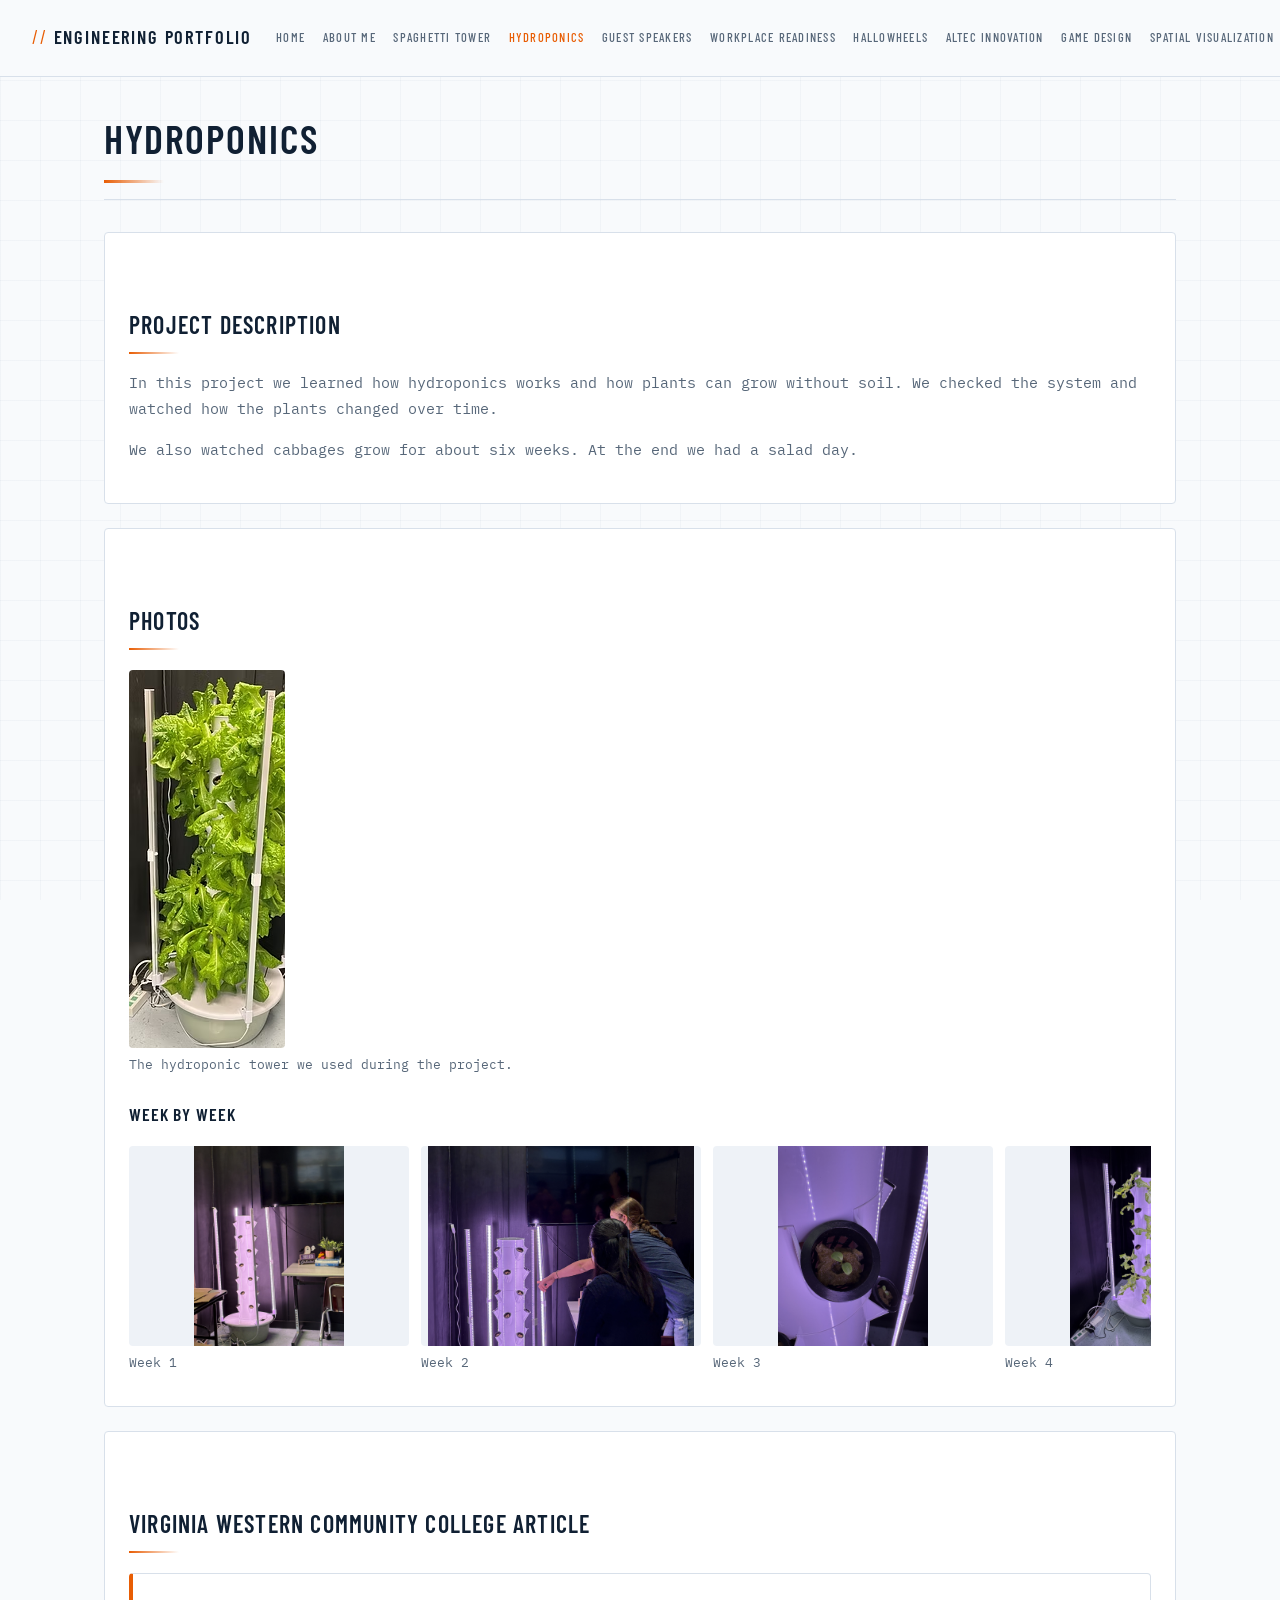
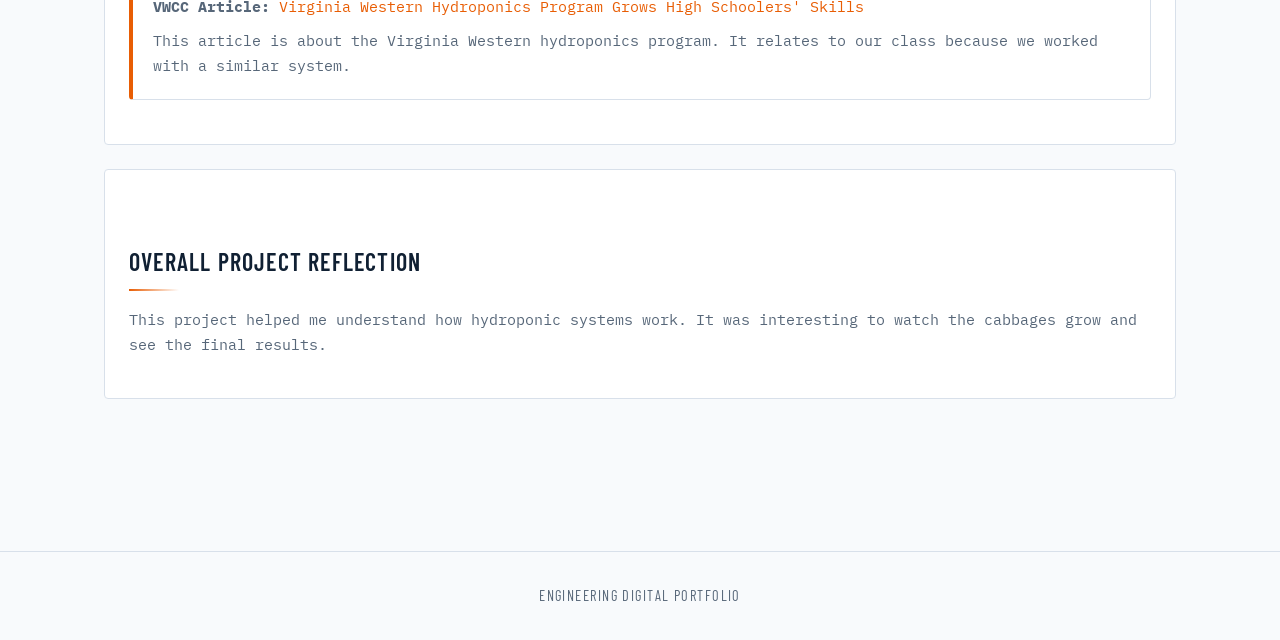
<file: hydroponics.html>
<!DOCTYPE html>
<html lang="en">
<head>
  <meta charset="UTF-8">
  <meta name="viewport" content="width=device-width, initial-scale=1.0">
  <title>Hydroponics | Engineering Digital Portfolio</title>
  <link rel="stylesheet" href="styles.css">
</head>
<body>

  <header class="site-header">
    <div class="header-inner">
      <h1 class="logo"><a href="index.html">Engineering Portfolio</a></h1>
      <button class="nav-toggle" aria-label="Toggle navigation">&#9776;</button>
      <nav class="main-nav">
        <ul>
          <li><a href="index.html">Home</a></li>
          <li><a href="about.html">About Me</a></li>
          <li><a href="spaghetti-tower.html">Spaghetti Tower</a></li>
          <li><a href="hydroponics.html" class="active">Hydroponics</a></li>
          <li><a href="guest-speakers.html">Guest Speakers</a></li>
          <li><a href="workplace-readiness.html">Workplace Readiness</a></li>
          <li><a href="hallowheels.html">Hallowheels</a></li>
          <li><a href="altec-innovation.html">ALTEC Innovation</a></li>
          <li><a href="game-design.html">Game Design</a></li>
          <li><a href="spatial-visualization.html">Spatial Visualization</a></li>
          <li><a href="autocad.html">AutoCAD</a></li>
          <li><a href="certifications.html">Certifications</a></li>
        </ul>
      </nav>
    </div>
  </header>

  <main>
    <div class="wrap">
      <div class="page-title">
        <h1>Hydroponics</h1>
      </div>

      <section class="card">
        <h2>Project Description</h2>
        <p>In this project we learned how hydroponics works and how plants can grow without soil. We checked the system and watched how the plants changed over time.</p>
        <p>We also watched cabbages grow for about six weeks. At the end we had a salad day.</p>
      </section>

      <section class="card">
        <h2>Photos</h2>
        <figure>
          <img src="images/Hydroponic tower.avif" alt="Hydroponic tower used in the project">
          <figcaption>The hydroponic tower we used during the project.</figcaption>
        </figure>
        <h3>Week by Week</h3>
        <div class="img-scroll">
          <figure>
            <img src="images/week 1.jpg" alt="Week 1 hydroponics">
            <figcaption>Week 1</figcaption>
          </figure>
          <figure>
            <img src="images/real week 2.jpg" alt="Week 2 hydroponics">
            <figcaption>Week 2</figcaption>
          </figure>
          <figure>
            <img src="images/week 3.jpg" alt="Week 3 hydroponics">
            <figcaption>Week 3</figcaption>
          </figure>
          <figure>
            <img src="images/week 4.jpg" alt="Week 4 hydroponics">
            <figcaption>Week 4</figcaption>
          </figure>
          <figure>
            <img src="images/week 5.jpg" alt="Week 5 hydroponics">
            <figcaption>Week 5</figcaption>
          </figure>
          <figure>
            <img src="images/week 6 trying party!.jpg" alt="Week 6 hydroponics">
            <figcaption>Week 6</figcaption>
          </figure>
        </div>
      </section>

      <section class="card">
        <h2>Virginia Western Community College Article</h2>
        <div class="link-callout">
          <p><strong>VWCC Article:</strong> <a href="https://www.virginiawestern.edu/news/2025/10/29/virginia-western-hydroponics-program-grows-high-schoolers-skills/" target="_blank" rel="noopener">Virginia Western Hydroponics Program Grows High Schoolers' Skills</a></p>
          <p>This article is about the Virginia Western hydroponics program. It relates to our class because we worked with a similar system.</p>
        </div>
      </section>

      <section class="card">
        <h2>Overall Project Reflection</h2>
        <p>This project helped me understand how hydroponic systems work. It was interesting to watch the cabbages grow and see the final results.</p>
      </section>
    </div>
  </main>

  <footer class="site-footer">
    <p>Engineering Digital Portfolio</p>
  </footer>

  <script>
    document.querySelector('.nav-toggle').addEventListener('click', function() {
      document.querySelector('.main-nav ul').classList.toggle('open');
    });
  </script>
  <script src="edp.js"></script>
</body>
</html>
</file>
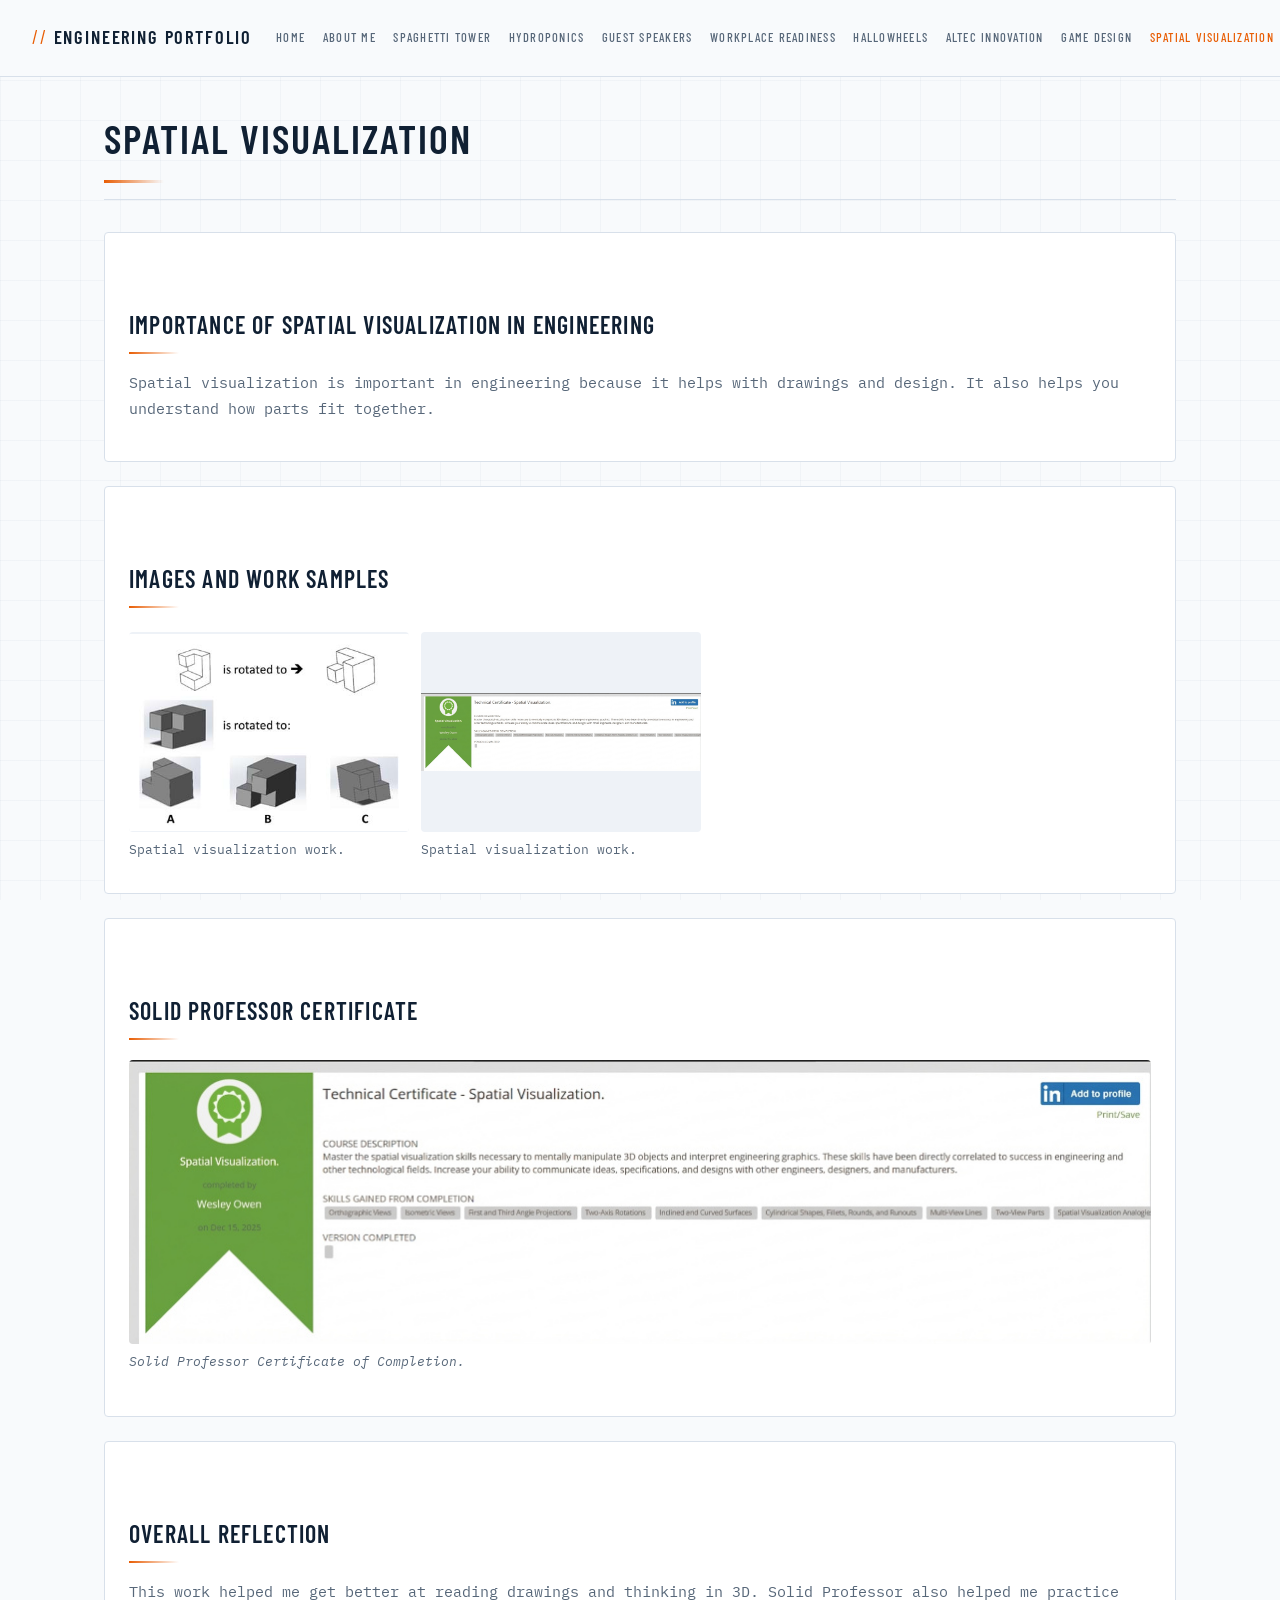
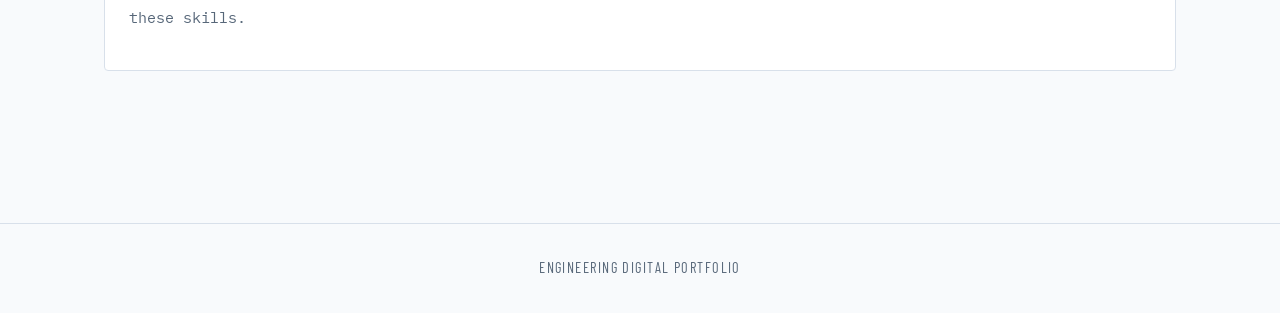
<file: spatial-visualization.html>
<!DOCTYPE html>
<html lang="en">
<head>
  <meta charset="UTF-8">
  <meta name="viewport" content="width=device-width, initial-scale=1.0">
  <title>Spatial Visualization | Engineering Digital Portfolio</title>
  <link rel="stylesheet" href="styles.css">
</head>
<body>

  <header class="site-header">
    <div class="header-inner">
      <h1 class="logo"><a href="index.html">Engineering Portfolio</a></h1>
      <button class="nav-toggle" aria-label="Toggle navigation">&#9776;</button>
      <nav class="main-nav">
        <ul>
          <li><a href="index.html">Home</a></li>
          <li><a href="about.html">About Me</a></li>
          <li><a href="spaghetti-tower.html">Spaghetti Tower</a></li>
          <li><a href="hydroponics.html">Hydroponics</a></li>
          <li><a href="guest-speakers.html">Guest Speakers</a></li>
          <li><a href="workplace-readiness.html">Workplace Readiness</a></li>
          <li><a href="hallowheels.html">Hallowheels</a></li>
          <li><a href="altec-innovation.html">ALTEC Innovation</a></li>
          <li><a href="game-design.html">Game Design</a></li>
          <li><a href="spatial-visualization.html" class="active">Spatial Visualization</a></li>
          <li><a href="autocad.html">AutoCAD</a></li>
          <li><a href="certifications.html">Certifications</a></li>
        </ul>
      </nav>
    </div>
  </header>

  <main>
    <div class="wrap">
      <div class="page-title">
        <h1>Spatial Visualization</h1>
      </div>

      <section class="card">
        <h2>Importance of Spatial Visualization in Engineering</h2>
        <p>Spatial visualization is important in engineering because it helps with drawings and design. It also helps you understand how parts fit together.</p>
      </section>

      <section class="card">
        <h2>Images and Work Samples</h2>
        <div class="img-scroll">
          <figure>
            <img src="images/Spacial vis.jpg" alt="Spatial visualization work">
            <figcaption>Spatial visualization work.</figcaption>
          </figure>
          <figure>
            <img src="images/Spacial vis real.jpg" alt="Spatial visualization work">
            <figcaption>Spatial visualization work.</figcaption>
          </figure>
        </div>
      </section>

      <section class="card">
        <h2>Solid Professor Certificate</h2>
        <figure>
          <img src="images/Spacial vis real.jpg" alt="Solid Professor Certificate of Completion">
          <figcaption><em>Solid Professor Certificate of Completion.</em></figcaption>
        </figure>
      </section>

      <section class="card">
        <h2>Overall Reflection</h2>
        <p>This work helped me get better at reading drawings and thinking in 3D. Solid Professor also helped me practice these skills.</p>
      </section>
    </div>
  </main>

  <footer class="site-footer">
    <p>Engineering Digital Portfolio</p>
  </footer>

  <script>
    document.querySelector('.nav-toggle').addEventListener('click', function() {
      document.querySelector('.main-nav ul').classList.toggle('open');
    });
  </script>
  <script src="edp.js"></script>
</body>
</html>
</file>
<file: styles.css>
/* i swear google fonts breaks like once a month */
@import url('https://fonts.googleapis.com/css2?family=IBM+Plex+Mono:wght@400;500;600&family=Barlow+Condensed:wght@500;600;700&display=swap');

/* colors and stuff, took forever to pick these */
/* yoinked from izhargm.github.io. default is white now */
:root {
  --bg-primary: #f8fafc;
  --bg-secondary: #eef2f7;
  --bg-card: #ffffff;
  --border-color: #d8e0ea;
  --accent-primary: #e85d04;
  --accent-secondary: #3d5a80;
  --text-primary: #102033;
  --text-secondary: #576779;
  --navy: #f8fafc;
  --navy-light: #ffffff;
  --accent: #e85d04;
  --accent-hover: #f97316;
  --bg: #f8fafc;
  --white: #ffffff;
  --text: #102033;
  --text-muted: #576779;
  --border: #d8e0ea;
  --shadow-sm: 0 1px 3px rgba(15, 23, 42, 0.06);
  --shadow-md: 0 4px 12px rgba(15, 23, 42, 0.08);
  --radius: 4px;
  --max-w: 1120px;
}

/* dark mode colors. type "dark" on the site to activate lol */
body.dark-mode {
  --bg-primary: #0a0f14;
  --bg-secondary: #111920;
  --bg-card: #151d26;
  --border-color: #2a3a4a;
  --accent-primary: #e85d04;
  --accent-secondary: #3d5a80;
  --text-primary: #e8eaed;
  --text-secondary: #8b9caa;
  --navy: #0a0f14;
  --navy-light: #111920;
  --accent: #e85d04;
  --accent-hover: #f97316;
  --bg: #0a0f14;
  --white: #151d26;
  --text: #e8eaed;
  --text-muted: #8b9caa;
  --border: #2a3a4a;
  --shadow-sm: 0 1px 3px rgba(0, 0, 0, 0.3);
  --shadow-md: 0 4px 12px rgba(0, 0, 0, 0.4);
}

body.dark-mode .img-placeholder {
  background: #1c2128;
  border-color: #2a3a4a;
  color: #8b9caa;
}

/* why is border-box not the default in 2026 */
*, *::before, *::after { box-sizing: border-box; }

html {
  scroll-behavior: smooth;
  background-color: var(--bg-primary);
}

body {
  margin: 0;
  font-family: "IBM Plex Mono", "Consolas", monospace;
  font-size: 15px;
  line-height: 1.7;
  color: var(--text-primary);
  background: var(--bg-primary);
  min-height: 100vh;
}

/* blueprint grid background pattern */
body::before {
  content: "";
  position: fixed;
  inset: 0;
  background-image:
    linear-gradient(rgba(61, 90, 128, 0.04) 1px, transparent 1px),
    linear-gradient(90deg, rgba(61, 90, 128, 0.04) 1px, transparent 1px);
  background-size: 40px 40px;
  pointer-events: none;
  z-index: 0;
}

body.dark-mode::before {
  background-image:
    linear-gradient(rgba(61, 90, 128, 0.06) 1px, transparent 1px),
    linear-gradient(90deg, rgba(61, 90, 128, 0.06) 1px, transparent 1px);
}

/* header. sticky so it follows you around like my cat */
.site-header {
  position: fixed;
  top: 0;
  left: 0;
  right: 0;
  background: rgba(248, 250, 252, 0.94);
  border-bottom: 1px solid var(--border-color);
  z-index: 1000;
  backdrop-filter: blur(8px);
  overflow-x: auto;
  overflow-y: hidden;
  scrollbar-width: thin;
}

body.dark-mode .site-header {
  background: rgba(10, 15, 20, 0.94);
}

.header-inner {
  min-width: max-content;
  padding: 0 2rem;
  height: 76px;
  display: flex;
  align-items: center;
  justify-content: space-between;
  gap: 1rem;
}

.logo {
  margin: 0;
  font-family: "Barlow Condensed", sans-serif;
  font-size: 1.15rem;
  font-weight: 600;
  text-transform: uppercase;
  letter-spacing: 0.1em;
  flex: 0 0 auto;
}

.logo a {
  color: var(--text-primary);
  text-decoration: none;
}

.logo a::before {
  content: "// ";
  color: var(--accent-primary);
  font-weight: 400;
}

.logo::after {
  display: none;
}

/* hamburger menu for mobile, this was annoying to get right */
.nav-toggle {
  display: none;
  background: none;
  border: none;
  color: var(--accent-primary);
  font-size: 1.5rem;
  cursor: pointer;
  line-height: 1;
}

.main-nav {
  flex: 1 1 auto;
  min-width: 0;
  overflow-x: auto;
  overflow-y: hidden;
  scrollbar-width: none;
  -webkit-overflow-scrolling: touch;
}

.main-nav::-webkit-scrollbar {
  display: none;
}

.main-nav ul {
  margin: 0;
  padding: 0;
  list-style: none;
  display: flex;
  flex-wrap: nowrap;
  justify-content: flex-end;
  gap: 0.1rem;
  min-width: max-content;
}

.main-nav a {
  display: block;
  padding: 0.45rem 0.5rem;
  color: var(--text-secondary);
  text-decoration: none;
  font-family: "Barlow Condensed", sans-serif;
  font-size: 0.78rem;
  font-weight: 500;
  text-transform: uppercase;
  letter-spacing: 0.1em;
  transition: color 0.2s;
  white-space: nowrap;
}

.main-nav a:hover {
  color: var(--accent-primary);
}

.main-nav a.active {
  color: var(--accent-primary);
}

/* mobile responsive crap */
@media (max-width: 900px) {
  .nav-toggle { display: block; }

  .main-nav {
    overflow-x: visible;
    width: 100%;
  }

  .main-nav ul {
    display: none;
    flex-direction: column;
    width: 100%;
    padding: 1rem 0;
    gap: 0.25rem;
  }

  .main-nav ul.open { display: flex; }

  .header-inner {
    flex-wrap: wrap;
    height: auto;
    padding: 0.75rem 1.5rem;
  }
}

/* keeps everything from touching the edges */
.wrap {
  max-width: var(--max-w);
  margin: 0 auto;
  padding: 0 1.5rem;
  position: relative;
  z-index: 1;
}

main {
  padding: 6.5rem 0 4rem;
  min-height: 100vh;
}

/* fonts. spent way too long on these sizes ngl */
h1, h2, h3, h4, h5, h6 {
  font-family: "Barlow Condensed", sans-serif;
  text-transform: uppercase;
  letter-spacing: 0.05em;
  font-weight: 600;
  color: var(--text-primary);
}

h1 {
  font-size: 2.5rem;
  margin: 0 0 0.5rem;
}

h1::after {
  content: "";
  display: block;
  width: 60px;
  height: 3px;
  background: linear-gradient(90deg, var(--accent-primary), transparent);
  margin-top: 0.5rem;
}

h2 {
  font-size: 1.5rem;
  margin: 3rem 0 1rem;
}

h2::after {
  content: "";
  display: block;
  width: 50px;
  height: 2px;
  background: linear-gradient(90deg, var(--accent-primary), transparent);
  margin-top: 0.4rem;
}

h3 {
  font-size: 1.1rem;
  margin: 1.5rem 0 0.5rem;
}

p {
  margin: 0 0 1rem;
  color: var(--text-secondary);
}

a {
  color: var(--accent-primary);
  text-decoration: none;
}

a:hover {
  color: var(--accent-hover);
  text-decoration: underline;
}

.page-title {
  border-bottom: 1px solid var(--border-color);
  padding-bottom: 1rem;
  margin-bottom: 2rem;
}

.page-title h1 { margin-bottom: 0; }
.page-title h1::after { margin-top: 0.5rem; }

.page-title p {
  font-size: 1rem;
}

/* cards for each section on project pages */
.card {
  background: var(--bg-card);
  border: 1px solid var(--border-color);
  border-radius: var(--radius);
  padding: 1.5rem;
  margin-bottom: 1.5rem;
}

/* hero thing, not even using this rn but whatever */
.hero {
  text-align: left;
  padding: 2rem 0 2.25rem;
}

.hero h1 { font-size: 2.5rem; }
.hero h1::after { display: block; }

.hero .hero-sub {
  font-family: "Barlow Condensed", sans-serif;
  font-size: 1.5rem;
  color: var(--text-secondary);
  text-transform: uppercase;
  letter-spacing: 0.1em;
  margin: 0.5rem 0 0;
}

.hero p {
  font-size: 1rem;
  max-width: 600px;
  margin: 1rem 0 0;
}

/* home page grid */
.project-grid {
  display: grid;
  grid-template-columns: repeat(auto-fill, minmax(220px, 1fr));
  gap: 1rem;
}

.project-link {
  display: block;
  background: var(--bg-card);
  border: 1px solid var(--border-color);
  border-radius: var(--radius);
  padding: 1.25rem;
  text-decoration: none;
  color: var(--text-primary);
  font-weight: 500;
  text-align: center;
  transition: border-color 0.2s, background 0.2s;
}

.project-link:hover {
  border-color: var(--accent-primary);
  background: rgba(232, 93, 4, 0.08);
  text-decoration: none;
  color: var(--text-primary);
}

body.dark-mode .project-link:hover {
  border-color: var(--accent-primary);
  background: rgba(232, 93, 4, 0.06);
}

/* placeholder boxes for images i havent added yet lmao */
.img-placeholder {
  background: var(--bg-secondary);
  border: 2px dashed var(--border-color);
  border-radius: var(--radius);
  min-height: 180px;
  display: flex;
  align-items: center;
  justify-content: center;
  color: var(--text-secondary);
  font-size: 0.85rem;
  margin: 1rem 0;
  text-align: center;
  padding: 1rem;
}

.img-placeholder.tall { min-height: 280px; }

img {
  max-width: 100%;
  height: auto;
  border-radius: var(--radius);
  display: block;
}

figure { margin: 1.25rem 0; }

figcaption {
  font-size: 0.8rem;
  color: var(--text-secondary);
  margin-top: 0.4rem;
}

/* horizontally scrollable PDF viewer */
.pdf-scroll {
  overflow-x: auto;
  overflow-y: hidden;
  margin: 1rem 0;
  border: 1px solid var(--border-color);
  border-radius: var(--radius);
  background: var(--bg-secondary);
}
.pdf-embed {
  display: block;
  min-width: 800px;
  height: 500px;
  border: none;
}

/* horizontal scroll for image galleries */
.img-scroll,
.slide-row {
  display: flex;
  gap: 0.75rem;
  overflow-x: auto;
  padding: 0.5rem 0;
}
.img-scroll figure {
  min-width: 280px;
  flex-shrink: 0;
  margin: 0;
}
.img-scroll img {
  width: 280px;
  height: 200px;
  object-fit: contain;
  background: var(--bg-secondary);
}

.slide-row .img-placeholder {
  min-width: 260px;
  flex-shrink: 0;
}

.slide-row figure {
  min-width: 320px;
  flex-shrink: 0;
  margin: 0;
}

.slide-image {
  width: 320px;
  aspect-ratio: 16 / 9;
  object-fit: contain;
  background: var(--bg-primary);
}

/* engineering design process steps on hallowheels page */
.edp-step { margin-bottom: 1.75rem; }

.edp-step h3 {
  display: inline-block;
  border-bottom: 2px solid var(--accent-primary);
  padding-bottom: 0.2rem;
  margin-bottom: 0.5rem;
}

/* the blue left border box for external links */
.link-callout {
  background: var(--bg-card);
  border: 1px solid var(--border-color);
  border-left: 4px solid var(--accent-primary);
  border-radius: var(--radius);
  padding: 1.25rem;
  margin: 1.25rem 0;
}

.link-callout p { margin: 0; }
.link-callout p + p { margin-top: 0.5rem; }

/* guest speaker and certification cards, same damn styles */
.speaker-card,
.cert-item {
  background: var(--bg-card);
  border: 1px solid var(--border-color);
  border-radius: var(--radius);
  padding: 1.25rem;
  margin-bottom: 1.25rem;
}

.speaker-card h3,
.cert-item h3 {
  margin-top: 0;
}

.cert-item figure {
  margin: 1rem 0 0;
}
.cert-item img {
  max-width: 100%;
  height: auto;
  border-radius: var(--radius);
  border: 1px solid var(--border-color);
}
.cert-item figcaption {
  margin-top: 0.5rem;
  font-size: 0.9rem;
  color: var(--text-secondary);
}

/* about me page */
.about-card {
  text-align: center;
}
.about-card #about-photo {
  width: 280px;
  height: 350px;
  object-fit: cover;
  margin: 0 auto 1rem;
  display: block;
  border-radius: var(--radius);
  cursor: pointer;
}
.about-card p {
  max-width: 42em;
  margin-left: auto;
  margin-right: auto;
}

/* taper link easter egg - no visual cues */
.taper-link {
  cursor: default;
}
.taper-overlay {
  position: fixed;
  inset: 0;
  z-index: 9999;
  background: rgba(0, 0, 0, 0.85);
  display: none;
  align-items: center;
  justify-content: center;
}
.taper-overlay.visible {
  display: flex;
}
.taper-overlay img {
  max-width: 90vw;
  max-height: 90vh;
  object-fit: contain;
}

/* footer is boring but it works */
.site-footer {
  background: var(--bg-primary);
  border-top: 1px solid var(--border-color);
  color: var(--text-secondary);
  padding: 2rem;
  margin-top: 4rem;
  text-align: center;
}

.site-footer p {
  margin: 0;
  font-size: 0.9rem;
  font-family: "Barlow Condensed", sans-serif;
  text-transform: uppercase;
  letter-spacing: 0.1em;
  color: var(--text-secondary);
}
</file>
